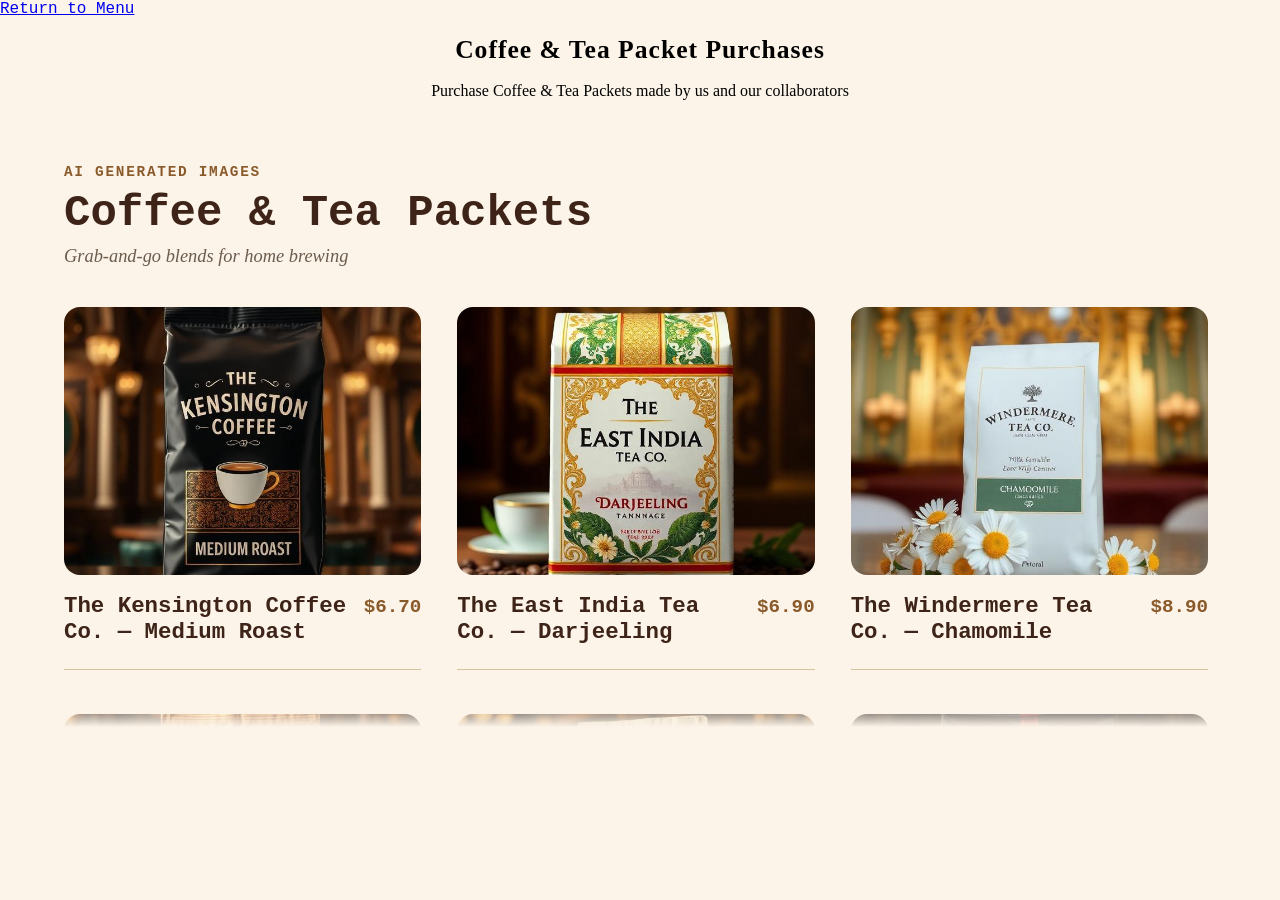
<file: coffeeandtea.html>
<!---AUTHOR: ADAM MUHAMMAD BIN YUZAIREE, 
	ADMIN NO: 261483P
	--->


<!--IMAGES CREATED BY AI-->
<!DOCTYPE html>
<html lang="en">
<head>
	<meta charset="utf-8">
	<meta name="viewport" content="width=device-width,initial-scale=1">
	<link rel="stylesheet" href="css files/prices.css">
  <a href="prices.html">Return to Menu</a>
</head>
<body>
    <h1> Coffee & Tea Packet Purchases</h1>
	<p style="text-align:center;">Purchase Coffee & Tea Packets made by us and our collaborators</p>

    
<section class="menu-section" id="coffee-tea-packets">
 
  <div class="menu-section__header">
    <span class="menu-section__eyebrow">AI generated Images</span>
    <h2 class="menu-section__title">Coffee & Tea Packets</h2>
    <p class="menu-section__tagline">Grab-and-go blends for home brewing</p>
  </div>
 
  <div class="menu-scroll">
  <ul class="menu-grid">
 
    <li class="menu-item">
      <div class="menu-item__image">
        <img src="catalogue/The Kensington Coffee Co. — Medium Roast.jpg" alt="The Kensington Coffee Co. — Medium Roast">
      </div>
      <div class="menu-item__info">
        <div class="menu-item__row">
          <h3 class="menu-item__name">The Kensington Coffee Co. — Medium Roast</h3>
          <span class="menu-item__price">$6.70</span>
        </div>
      </div>
    </li>
 
    <li class="menu-item">
      <div class="menu-item__image">
        <img src="catalogue/The East India Tea Co. — Darjeeling.jpg" alt="The East India Tea Co. — Darjeeling">
      </div>
      <div class="menu-item__info">
        <div class="menu-item__row">
          <h3 class="menu-item__name">The East India Tea Co. — Darjeeling</h3>
          <span class="menu-item__price">$6.90</span>
        </div>
      </div>
    </li>
 
    <li class="menu-item">
      <div class="menu-item__image">
        <img src="catalogue/The Windermere Tea Co. — Chamomile.jpg" alt="The Windermere Tea Co. — Chamomile">
      </div>
      <div class="menu-item__info">
        <div class="menu-item__row">
          <h3 class="menu-item__name">The Windermere Tea Co. — Chamomile</h3>
          <span class="menu-item__price">$8.90</span>
        </div>
      </div>
    </li>
 
    <li class="menu-item">
      <div class="menu-item__image">
        <img src="catalogue/Harrington House — Chai Spice.jpg" alt="Harrington House — Chai Spice">
      </div>
      <div class="menu-item__info">
        <div class="menu-item__row">
          <h3 class="menu-item__name">Harrington House — Chai Spice</h3>
          <span class="menu-item__price">$6.85</span>
        </div>
      </div>
    </li>
 
    <li class="menu-item">
      <div class="menu-item__image">
        <img src="catalogue/Ashford & Wren — Assam.jpg" alt="Ashford & Wren — Assam">
      </div>
      <div class="menu-item__info">
        <div class="menu-item__row">
          <h3 class="menu-item__name">Ashford & Wren — Assam</h3>
          <span class="menu-item__price">$5.45</span>
        </div>
      </div>
    </li>
 
    <li class="menu-item">
      <div class="menu-item__image">
        <img src="catalogue/Whitfield & Sons — Dark Roast.jpg" alt="Whitfield & Sons — Dark Roast">
      </div>
      <div class="menu-item__info">
        <div class="menu-item__row">
          <h3 class="menu-item__name">Whitfield & Sons — Dark Roast</h3>
          <span class="menu-item__price">$8.78</span>
        </div>
      </div>
    </li>
 
    <li class="menu-item">
      <div class="menu-item__image">
        <img src="catalogue/The Continental Roasting Co. — Vanilla Latte Blend.jpg" alt="The Continental Roasting Co. — Vanilla Latte Blend">
      </div>
      <div class="menu-item__info">
        <div class="menu-item__row">
          <h3 class="menu-item__name">The Continental Roasting Co. — Vanilla Latte Blend</h3>
          <span class="menu-item__price">$10.30</span>
        </div>
      </div>
    </li>
 
    <li class="menu-item">
      <div class="menu-item__image">
         <img src="catalogue/Adam & Co Royal Coffee — Caramel Latte.jpg" alt="Adam & Co Royal Coffee — Caramel Latte">
      </div>
      <div class="menu-item__info">
        <div class="menu-item__row">
          <h3 class="menu-item__name">Adam & Co Royal Coffee — Caramel Latte</h3>
          <span class="menu-item__price">$6.50</span>
        </div>
      </div>
    </li>
 
    <li class="menu-item">
      <div class="menu-item__image">
        <img src="catalogue/Beaumont & Crane — Mocha Java.jpg" alt="Beaumont & Crane — Mocha Java">
      </div>
      <div class="menu-item__info">
        <div class="menu-item__row">
          <h3 class="menu-item__name">Beaumont & Crane — Mocha Java</h3>
          <span class="menu-item__price">$8.50</span>
        </div>
      </div>
    </li>
 
    <li class="menu-item">
      <div class="menu-item__image">
        <img src="catalogue/Sterling & Hart — French Roast.jpg" alt="Sterling & Hart — French Roast">
      </div>
      <div class="menu-item__info">
        <div class="menu-item__row">
          <h3 class="menu-item__name">Sterling & Hart — French Roast</h3>
          <span class="menu-item__price">$7.56</span>
        </div>
      </div>
    </li>
 
    <li class="menu-item">
      <div class="menu-item__image">
        <img src="catalogue/The Ceylon Trading House — Orange Pekoe.jpg" alt="The Ceylon Trading House — Orange Pekoe">
      </div>
      <div class="menu-item__info">
        <div class="menu-item__row">
          <h3 class="menu-item__name">The Ceylon Trading House — Orange Pekoe</h3>
          <span class="menu-item__price">$6.90</span>
        </div>
      </div>
    </li>
 
  </ul>
  </div>
 
</section>
</body>
</file>
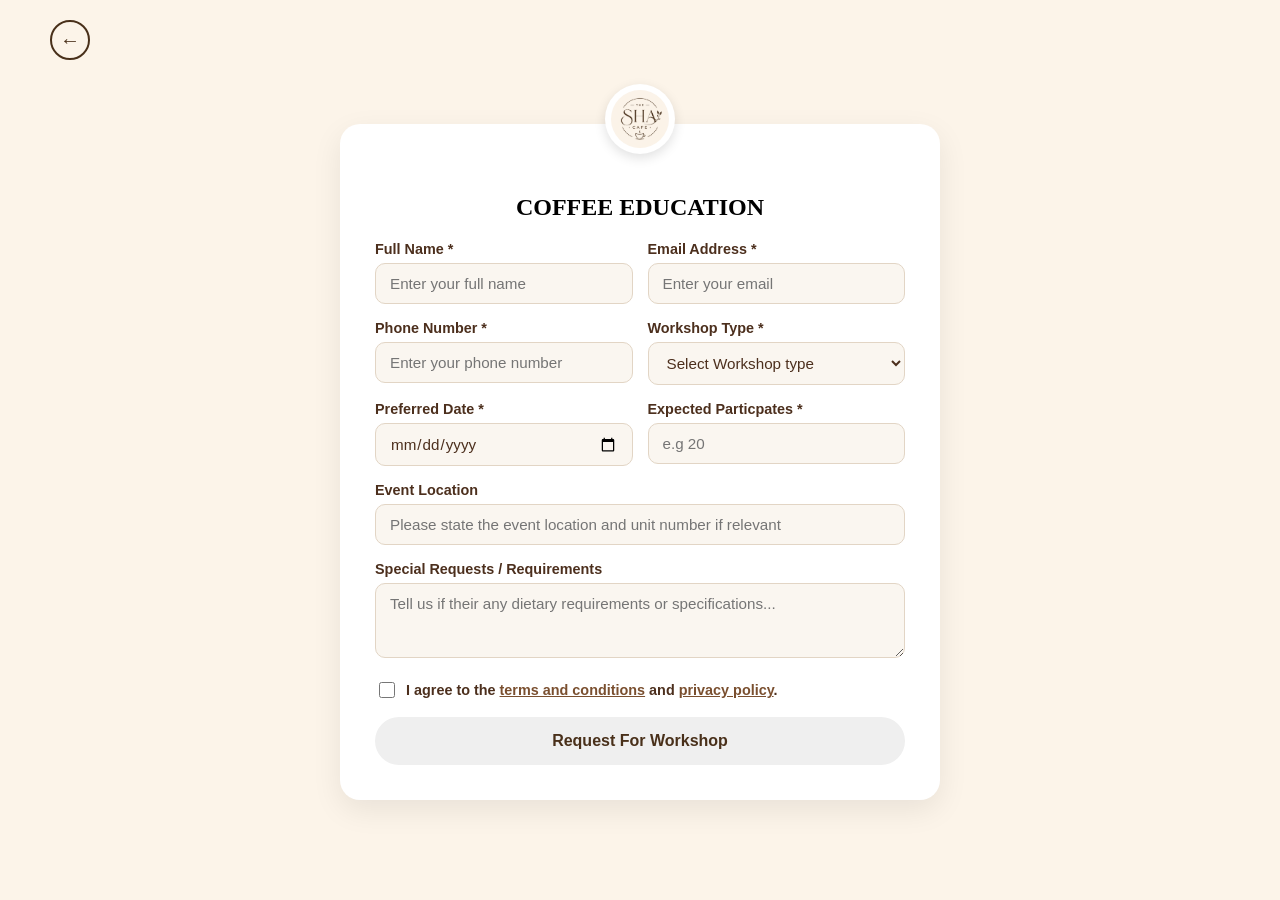
<file: coffeeedu.html>
<!--MELVYN JIT SINGH, 261156K-->

<!DOCTYPE html>
<html lang="en">
<head>
    <meta charset="UTF-8">
    <meta name="viewport" content="width=device-width, initial-scale=1.0">
    <link rel="stylesheet" href="css files/services.css">
    <title>Services - The Sha Cafe</title>
</head>
<body>
        <a href="services.html" class="back-homeBtn">←</a>
    <div class="serviceform-card"> 
        <div class="serviceform-card-icon">
            <img src="images/sha-cafe-logo.png" alt="Location Booking" >
        </div>
        <h2>COFFEE EDUCATION</h2>
        <p></p>
        <!--Form -->
    <form class="service-form" action="thankyou.html">
        <div class="serviceform-row">
            <div class="serviceform-group">
                <label for="fullName">Full Name <span>*</span></label>
                <input type="text" id="fullName" placeholder="Enter your full name" required>
            </div>

            <div class="serviceform-group">
                <label for="email">Email Address <span>*</span></label>
                <input type="email" id="email" placeholder="Enter your email" required>
            </div>
        </div>

        <div class="serviceform-row">
            <div class="serviceform-group">
                <label for="phone">Phone Number <span>*</span></label>
                <input type="tel" id="phone" placeholder="Enter your phone number" required>
            </div>

            <div class="serviceform-group">
                <label for="sub-type">Workshop Type <span>*</span></label>
                <select id="sub-type" required>
                    <option value="catering-type" disabled selected>Select Workshop type
                    <option value="Coffee">Home Brewing & Pour Over Classes</option>
                    <option value="Tea">Latte Art</option>
                    <option value="Tea-Coffee">Professional Barista & SCA Certification</option>
                    <option value="Surprise">Specialty Cupping & Tasting</option>
                </select>
            </div>
        </div>

        <div class="serviceform-row">
            <div class="serviceform-group">
                <label for="startDate">Preferred Date <span>*</span></label>
                <input type="date" id="startDate" required>
            </div>

            <div class="serviceform-group">
                <label for="Packs">Expected Particpates <span>*</span></label>
                <input type="number" id="guestCount" min="1"  placeholder="e.g 20" required>
            </div>
        </div>

        <div class="serviceform-group">
            <label for="event-location">Event Location</label>
            <input type="text" id="event-location" rows="3" placeholder="Please state the event location and unit number if relevant" required>
        </div>

        <div class="serviceform-group">
            <label for="requests">Special Requests / Requirements</label>
            <textarea id="requests" rows="3" placeholder="Tell us if their any dietary requirements or specifications..."></textarea>
        </div>

        <div class="serviceform-group checkbox-group">
            <label class="checkbox-label">
                <input type="checkbox" required>
                <span>I agree to the <a href="#">terms and conditions</a> and <a href="#">privacy policy</a>.</span>
            </label>
        </div>

        <!-- Submit Button -->
        <button type="submit" class="form-submitBtn">
            Request For Workshop
        </button>
    </form>
    </div>
</file>
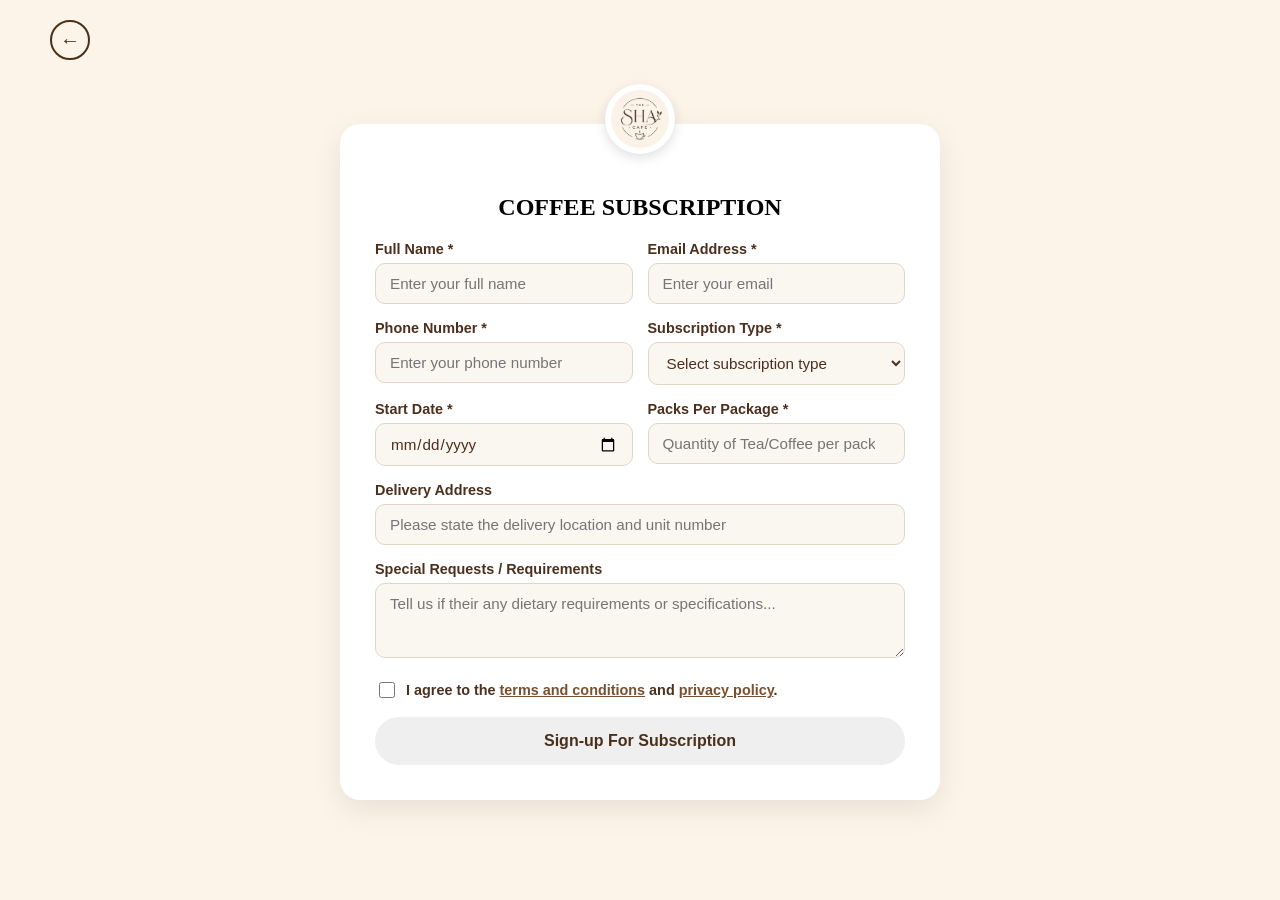
<file: coffeesub.html>
<!--MELVYN JIT SINGH, 261156K-->


<!DOCTYPE html>
<html lang="en">
<head>
    <meta charset="UTF-8">
    <meta name="viewport" content="width=device-width, initial-scale=1.0">
    <link rel="stylesheet" href="css files/services.css">
    <title>Services - The Sha Cafe</title>
</head>
<body>   
    <a href="services.html" class="back-homeBtn">←</a>
    <div class="serviceform-card"> 
        <div class="serviceform-card-icon">
            <img src="images/sha-cafe-logo.png" alt="Location Booking" >
        </div>
        <h2>COFFEE SUBSCRIPTION</h2>
        <p></p>
        <!--Form -->
    <form class="service-form" action="thankyou.html">
        <div class="serviceform-row">
            <div class="serviceform-group">
                <label for="fullName">Full Name <span>*</span></label>
                <input type="text" id="fullName" placeholder="Enter your full name" required>
            </div>

            <div class="serviceform-group">
                <label for="email">Email Address <span>*</span></label>
                <input type="email" id="email" placeholder="Enter your email" required>
            </div>
        </div>

        <div class="serviceform-row">
            <div class="serviceform-group">
                <label for="phone">Phone Number <span>*</span></label>
                <input type="tel" id="phone" placeholder="Enter your phone number" required>
            </div>

            <div class="serviceform-group">
                <label for="sub-type">Subscription Type <span>*</span></label>
                <select id="sub-type" required>
                    <option value="sub-type" disabled selected>Select subscription type
                    <option value="Coffee">Monthly Coffee Subscription</option>
                    <option value="Tea">Monthly Tea Subscription</option>
                    <option value="Tea-Coffee">Monthly Tea & Coffee</option>
                    <option value="Surprise">Monthly Surprises!</option>
                </select>
            </div>
        </div>

        <div class="serviceform-row">
            <div class="serviceform-group">
                <label for="startDate">Start Date <span>*</span></label>
                <input type="date" id="startDate" required>
            </div>

            <div class="serviceform-group">
                <label for="Packs">Packs Per Package <span>*</span></label>
                <input type="number" id="guestCount" min="1" max="5" placeholder="Quantity of Tea/Coffee per package" required>
            </div>
        </div>

        <div class="serviceform-group">
            <label for="event-location">Delivery Address</label>
            <input type="text" id="event-location" rows="3" placeholder="Please state the delivery location and unit number" required>
        </div>

        <div class="serviceform-group">
            <label for="requests">Special Requests / Requirements</label>
            <textarea id="requests" rows="3" placeholder="Tell us if their any dietary requirements or specifications..."></textarea>
        </div>

        <div class="serviceform-group checkbox-group">
            <label class="checkbox-label">
                <input type="checkbox" required>
                <span>I agree to the <a href="#">terms and conditions</a> and <a href="#">privacy policy</a>.</span>
            </label>
        </div>

        <!-- Submit Button -->
        <button type="submit" class="form-submitBtn">
            Sign-up For Subscription
        </button>
    </form>
    </div>
</file>
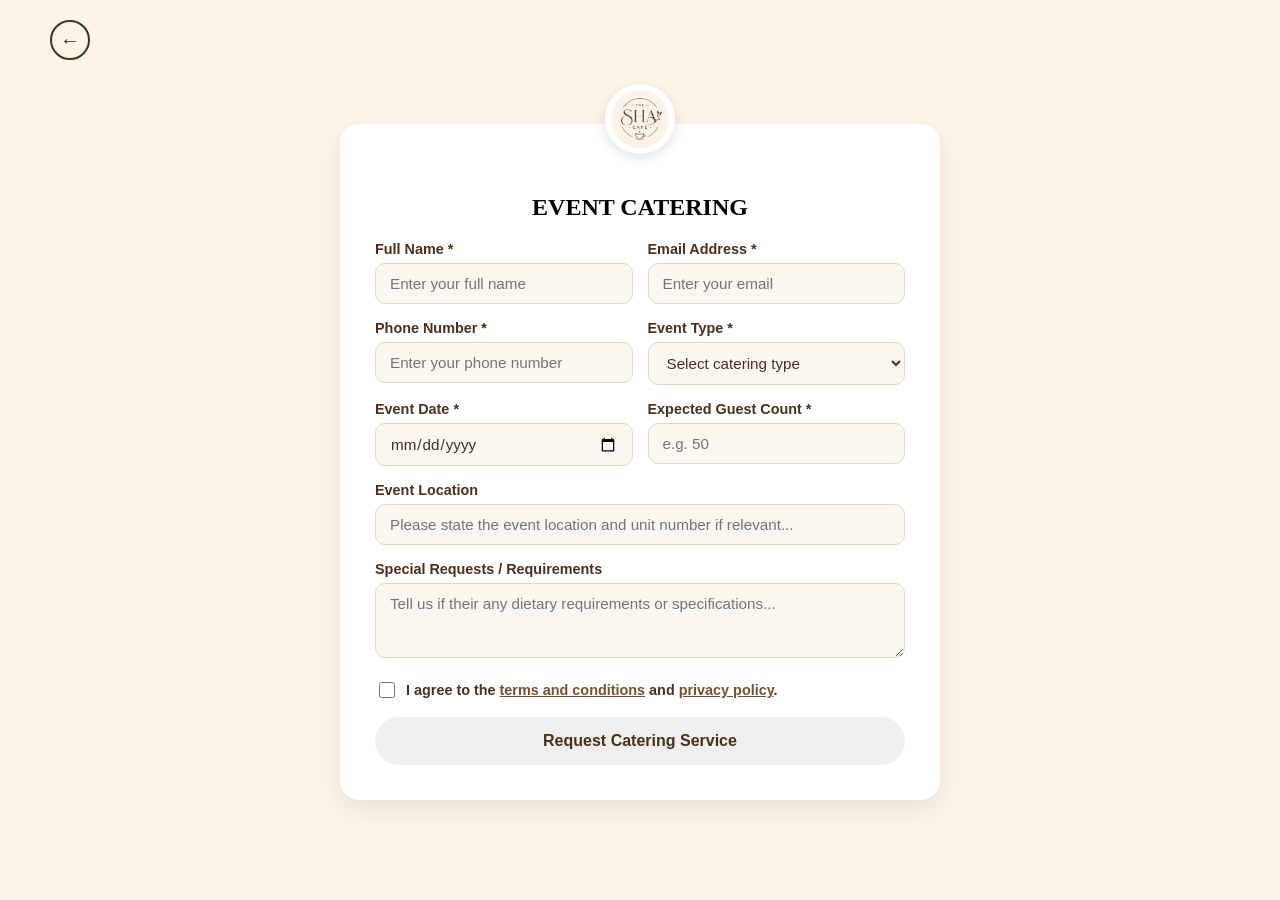
<file: eventcatering.html>
<!--MELVYN JIT SINGH, 261156K-->


<!DOCTYPE html>
<html lang="en">
<head>
    <meta charset="UTF-8">
    <meta name="viewport" content="width=device-width, initial-scale=1.0">
    <link rel="stylesheet" href="css files/services.css">
    <title>Services - The Sha Cafe</title>
</head>
<body>
    <body>
    <a href="services.html" class="back-homeBtn">←</a>
    <div class="serviceform-card"> 
        <div class="serviceform-card-icon">
            <img src="images/sha-cafe-logo.png" alt="Location Booking" >
        </div>
        <h2>EVENT CATERING</h2>
        <p></p>
        <!--Form -->
    <form class="service-form" action="thankyou.html">
        <div class="serviceform-row">
            <div class="serviceform-group">
                <label for="fullName">Full Name <span>*</span></label>
                <input type="text" id="fullName" placeholder="Enter your full name" required>
            </div>

            <div class="serviceform-group">
                <label for="email">Email Address <span>*</span></label>
                <input type="email" id="email" placeholder="Enter your email" required>
            </div>
        </div>

        <div class="serviceform-row">
            <div class="serviceform-group">
                <label for="phone">Phone Number <span>*</span></label>
                <input type="tel" id="phone" placeholder="Enter your phone number" required>
            </div>

            <div class="serviceform-group">
                <label for="catering-type">Event Type <span>*</span></label>
                <select id="catering-type" required>
                    <option value="catering-type" disabled selected>Select catering type</option>
                    <option value="buffet">Buffet Catering</option>
                    <option value="Bento-Packed">Bento & Packed Meals</option>
                    <option value="Seated">Plated / Sit-Down Service</option>
                    <option value="High-Tea">High Tea Catering</option>
                    <option value="Mobile">Mobile & BBQ Catering</option>
                </select>
            </div>
        </div>

        <div class="serviceform-row">
            <div class="serviceform-group">
                <label for="eventDate">Event Date <span>*</span></label>
                <input type="date" id="eventDate" required>
            </div>

            <div class="serviceform-group">
                <label for="guestCount">Expected Guest Count <span>*</span></label>
                <input type="number" id="guestCount" min="1" placeholder="e.g. 50" required>
            </div>
        </div>

        <div class="serviceform-group">
            <label for="event-location">Event Location</label>
            <input type="text" id="event-location" rows="3" placeholder="Please state the event location and unit number if relevant..." required>
        </div>

        <div class="serviceform-group">
            <label for="requests">Special Requests / Requirements</label>
            <textarea id="requests" rows="3" placeholder="Tell us if their any dietary requirements or specifications..."></textarea>
        </div>

        <div class="serviceform-group checkbox-group">
            <label class="checkbox-label">
                <input type="checkbox" required>
                <span>I agree to the <a href="#">terms and conditions</a> and <a href="#">privacy policy</a>.</span>
            </label>
        </div>

        <!-- Submit Button -->
        <button type="submit" class="form-submitBtn">
            Request Catering Service
        </button>
    </form>
    </div>
</file>
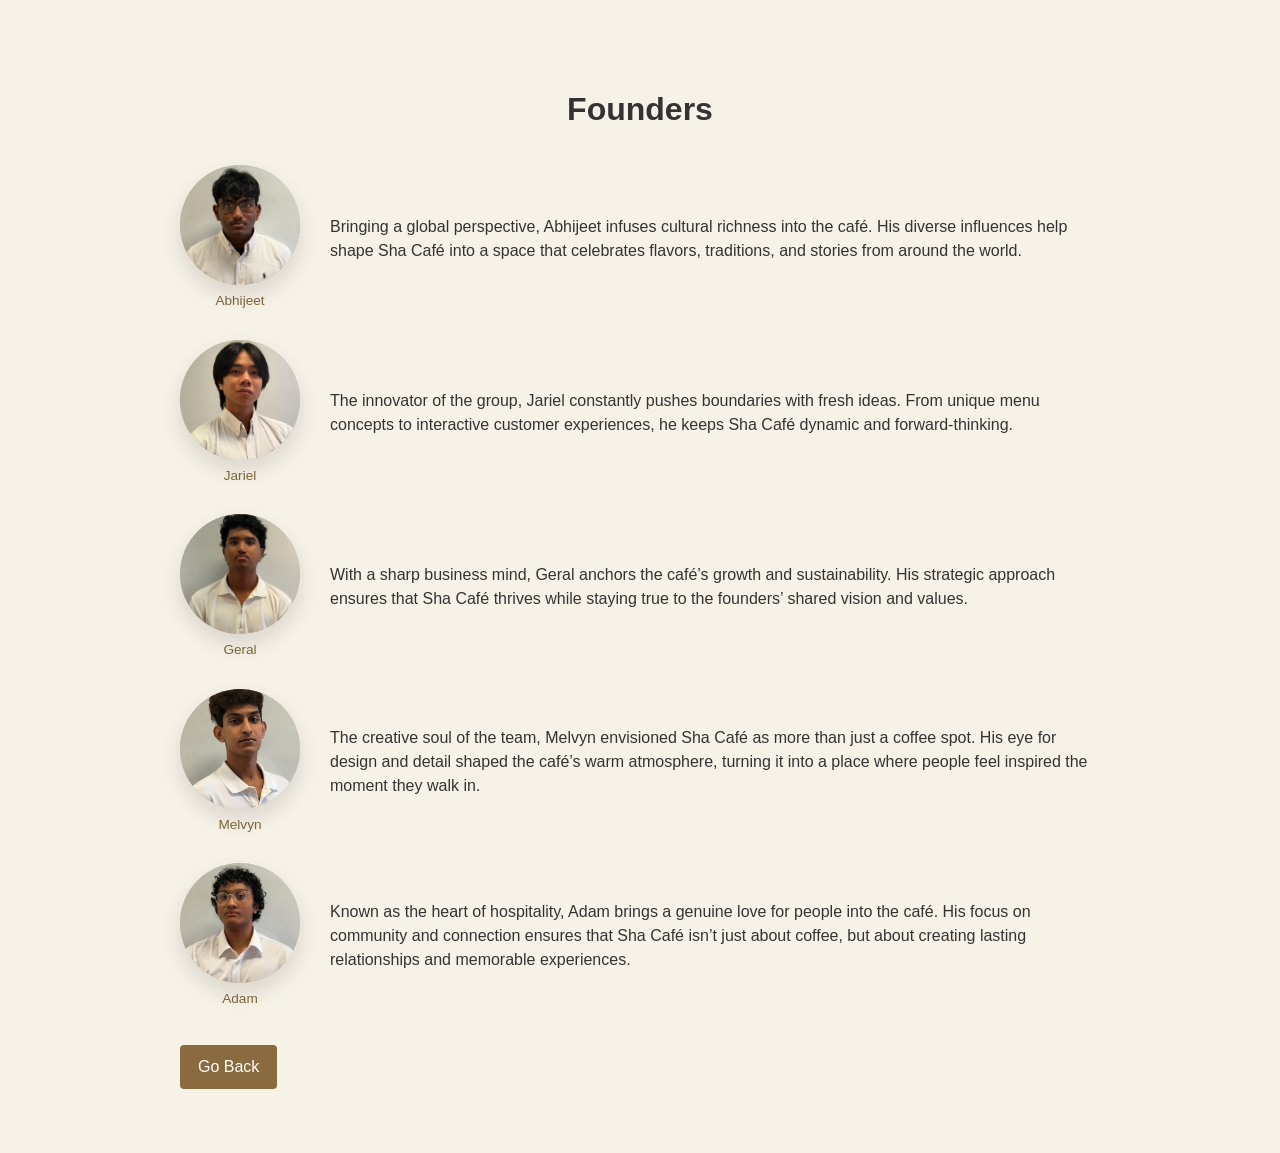
<file: founders.html>
<!-- Geral Rohan Dharmaraj 261120H -->
<!DOCTYPE html>
<html lang="en">
<!-- Header -->
  <head>
    <meta charset="UTF-8" />
    <meta name="viewport" content="width=device-width, initial-scale=1.0" />
    <title>Founders</title>
    <link rel="stylesheet" href="css files/aboutus.css" />
  </head>

  <body>
    <main class="founders_page">
      <h1>Founders</h1>
      
<!-- Abhijeet -->
      <section class="founder_item">
        <div class="photo_block">
          <div class="circle_photo">
            <img src="images/Abhijeet founder photo.png" alt="Abhijeet" />
          </div>
          <p class="image_credit">Abhijeet</p>
        </div>
        <div class="founder_description">
          <p>
            Bringing a global perspective, Abhijeet infuses cultural richness into the café. 
            His diverse influences help shape Sha Café into a space that celebrates flavors, traditions, and stories from around the world.
          </p>
        </div>
      </section>
<!-- Jariel-->
      <section class="founder_item">
        <div class="photo_block">
          <div class="circle_photo">
            <img src="images/Jariel founder photo.png" alt="Jariel" />
          </div>
          <p class="image_credit">Jariel</p>
        </div>
        <div class="founder_description">
          <p>
             The innovator of the group, Jariel constantly pushes boundaries with fresh ideas. 
             From unique menu concepts to interactive customer experiences, he keeps Sha Café dynamic and forward-thinking.
          </p>
        </div>
      </section>
<!-- Geral-->
      <section class="founder_item">
        <div class="photo_block">
          <div class="circle_photo">
            <img src="images/Geral founder photo.png" alt="Geral" />
          </div>
          <p class="image_credit">Geral</p>
        </div>
        <div class="founder_description">
          <p>
            With a sharp business mind, Geral anchors the café’s growth and sustainability. 
            His strategic approach ensures that Sha Café thrives while staying true to the founders’ shared vision and values.
          </p>
        </div>
      </section>
<!-- Melvyn-->
      <section class="founder_item">
        <div class="photo_block">
          <div class="circle_photo">
            <img src="images/Melvyn founder photo.png" alt="Melvyn" />
          </div>
          <p class="image_credit">Melvyn</p>
        </div>
        <div class="founder_description">
          <p>
            The creative soul of the team, Melvyn envisioned Sha Café as more than just a coffee spot. 
            His eye for design and detail shaped the café’s warm atmosphere, turning it into a place where people feel inspired the moment they walk in.
          </p>
        </div>
      </section>
<!-- Adam -->
      <section class="founder_item">
        <div class="photo_block">
          <div class="circle_photo">
            <img src="images/Adam founder photo.png" alt="Adam" />
          </div>
          <p class="image_credit">Adam</p>
        </div>
        <div class="founder_description">
          <p>
            Known as the heart of hospitality, Adam brings a genuine love for people into the café. 
            His focus on community and connection ensures that Sha Café isn’t just about coffee, but about creating lasting relationships and memorable experiences.
          </p>
        </div>
      </section>
<!-- Go Back button -->
      <a class="button" href="aboutus.html">Go Back</a>

    </main>
  </body>
</html>
</file>
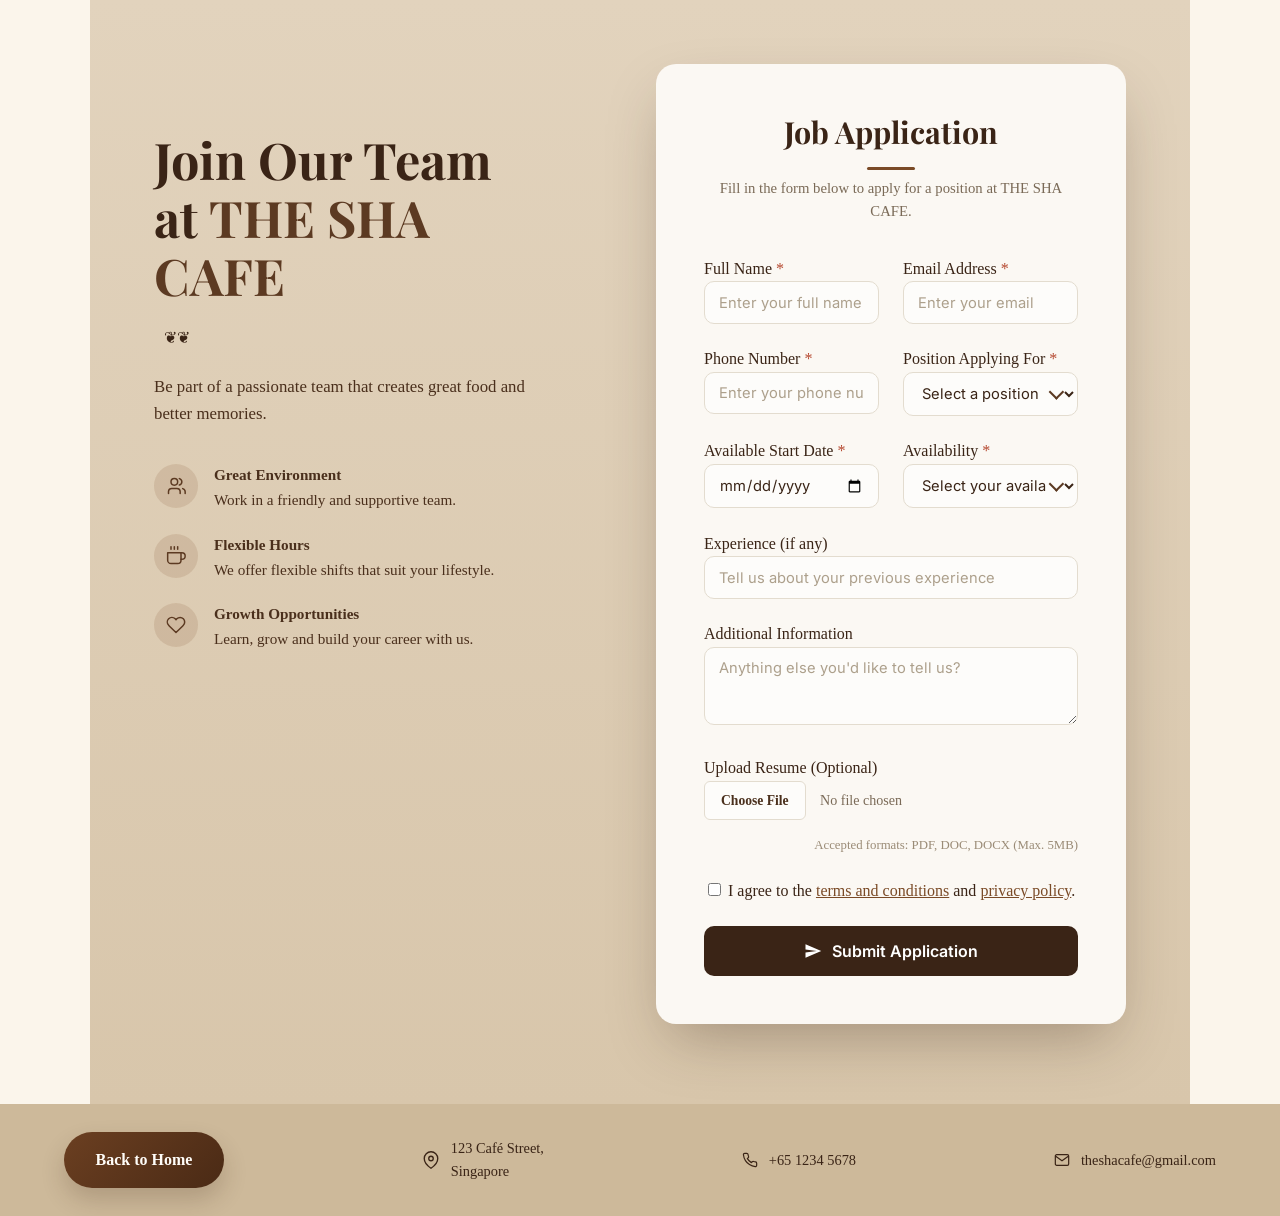
<file: Joinourforce.html>
<!--AUTHOR: PULAVARTHI ABHIJEET VARDHAN-->
<!--ADMIN NO: 261509L-->
<!-- ALL IMAGES AND SVGS WERE DONE BY AI-->
<!DOCTYPE html>
<html lang="en">
<head>
<meta charset="UTF-8">
<meta name="viewport" content="width=device-width, initial-scale=1.0">
<title>Job Application — THE SHA CAFE</title>
<link rel="preconnect" href="https://fonts.googleapis.com">
<link rel="preconnect" href="https://fonts.gstatic.com" crossorigin>
<link href="https://fonts.googleapis.com/css2?family=Playfair+Display:wght@600;700&family=Inter:wght@400;500;600;700&display=swap" rel="stylesheet">
<link rel="stylesheet" href="css files/index.css">
</head>
<body>
<header class="hero">
  <div class="herocontent">
    <h1 class="herotitle">Join Our Team<br>at <span class="herotitle-accent">THE SHA CAFE</span></h1>
<!-- the line under CAFE-->
    <div class="herodivider" aria-hidden="true">
      <span class="herodivider-line"></span>
      <span class="herodivider-leaf">&#10086;&#10086;</span>
      <span class="herodivider-line"></span>
    </div>

    <p class="herostyling">Be part of a passionate team that creates great food and better memories.</p>

    <ul class="herobenefitstyling">
      <li class="hernobenefit">
        <span class="hernobenefiticon" aria-hidden="true">
          <svg viewBox="0 0 24 24" width="20" height="20" fill="none" stroke="currentColor" stroke-width="1.8" stroke-linecap="round" stroke-linejoin="round"><path d="M17 21v-2a4 4 0 0 0-4-4H7a4 4 0 0 0-4 4v2"/><circle cx="10" cy="7" r="4"/><path d="M23 21v-2a4 4 0 0 0-3-3.87"/><path d="M16 3.13a4 4 0 0 1 0 7.75"/></svg>
        </span>
        <span class="herobenefittext">
          <strong>Great Environment</strong>
          Work in a friendly and supportive team.
        </span>
      </li>
      <li class="hernobenefit">
        <span class="hernobenefiticon" aria-hidden="true">
          <svg viewBox="0 0 24 24" width="20" height="20" fill="none" stroke="currentColor" stroke-width="1.8" stroke-linecap="round" stroke-linejoin="round"><path d="M18 8h1a4 4 0 0 1 0 8h-1"/><path d="M2 8h16v9a4 4 0 0 1-4 4H6a4 4 0 0 1-4-4V8z"/><line x1="6" y1="1" x2="6" y2="4"/><line x1="10" y1="1" x2="10" y2="4"/><line x1="14" y1="1" x2="14" y2="4"/></svg>
        </span>
        <span class="herobenefittext">
          <strong>Flexible Hours</strong>
          We offer flexible shifts that suit your lifestyle.
        </span>
      </li>
      <li class="hernobenefit">
        <span class="hernobenefiticon" aria-hidden="true">
          <svg viewBox="0 0 24 24" width="20" height="20" fill="none" stroke="currentColor" stroke-width="1.8" stroke-linecap="round" stroke-linejoin="round"><path d="M20.8 4.6a5.5 5.5 0 0 0-7.8 0L12 5.6l-1-1a5.5 5.5 0 0 0-7.8 7.8l1 1L12 21l7.8-7.6 1-1a5.5 5.5 0 0 0 0-7.8z"/></svg>
        </span>
        <span class="herobenefittext">
          <strong>Growth Opportunities</strong>
          Learn, grow and build your career with us.
        </span>
      </li>
    </ul>
  </div>

  

  <div class="form-panel">
    <main id="application-form" class="formcard">
      <h2 class="formcardTitle">Job Application</h2>
      <p class="formcardSubtitle">Fill in the form below to apply for a position at THE SHA CAFE.</p>

       <form id="contactForm" action="thankyou.html" method="get">
        <div class="fromgrid">

          <div class="field">
            <label for="full-name">Full Name <span class="required" aria-hidden="true">*</span></label>
            <input type="text" id="full-name" name="full-name" placeholder="Enter your full name" autocomplete="name" required aria-required="true">
          </div>

          <div class="field">
            <label for="email">Email Address <span class="required" aria-hidden="true">*</span></label>
            <input type="email" id="email" name="email" placeholder="Enter your email" autocomplete="email" required aria-required="true">
          </div>

          <div class="field">
            <label for="phone">Phone Number <span class="required" aria-hidden="true">*</span></label>
            <input type="tel" id="phone" name="phone" placeholder="Enter your phone number" autocomplete="tel" required aria-required="true">
          </div>

          <div class="field">
            <label for="position">Position Applying For <span class="required" aria-hidden="true">*</span></label>
            <div class="selectwrap">
              <select id="position" name="position" required aria-required="true" defaultValue="">
                <option value="" disabled selected>Select a position</option>
                <option value="barista">Barista</option>
                <option value="cook">Cook</option>
                <option value="server">Server / Waitstaff</option>
                <option value="cashier">Cashier</option>
                <option value="manager">Shift Manager</option>
                <option value="other">Cleaner</option>
              </select>
            </div>
          </div>

          <div class="field">
            <label for="start-date">Available Start Date <span class="required" aria-hidden="true">*</span></label>
            <input type="date" id="start-date" name="start-date" placeholder="dd/mm/yyyy" required aria-required="true">
          </div>

          <div class="field">
            <label for="availability">Availability <span class="required" aria-hidden="true">*</span></label>
            <div class="selectwrap">
              <select id="availability" name="availability" required aria-required="true" defaultValue="">
                <option value="" disabled selected>Select your availability</option>
                <option value="full-time">Full-time</option>
                <option value="part-time">Part-time</option>
                <option value="weekends">Weekends only</option>
                <option value="flexible">Flexible / On-call</option>
              </select>
            </div>
          </div>

          <div class="field fieldfull">
            <label for="experience">Experience (if any)</label>
            <input type="text" id="experience" name="experience" placeholder="Tell us about your previous experience">
          </div>

          <div class="field fieldfull">
            <label for="additional-info">Additional Information</label>
            <textarea id="additional-info" name="additional-info" rows="3" placeholder="Anything else you'd like to tell us?"></textarea>
          </div>

          <div class="field fieldfull">
            <label for="resume">Upload Resume (Optional)</label>
            <div class="filerow">
              <label class="filebutton" for="resume">
                Choose File
                <input type="file" id="resume" name="resume" accept=".pdf,.doc,.docx" class="fileinput">
              </label>
              <span class="filestatus" id="filestatus">No file chosen</span>
              <span class="filehint" id="resume-hint">Accepted formats: PDF, DOC, DOCX (Max. 5MB)</span>
            </div>
          </div>

          <div class="field fieldfull fieldconsent">
            <input type="checkbox" id="consent" name="consent" required aria-required="true" aria-describedby="consent-label">
            <label for="consent" id="consent-label">
              I agree to the <a href="#terms">terms and conditions</a> and <a href="#privacy">privacy policy</a>.
            </label>
          </div>

          <div class="field fieldfull">
            <button type="submit" class="submit-btn">
              <svg viewBox="0 0 24 24" width="18" height="18" fill="currentColor" aria-hidden="true"><path d="M2.01 21L23 12 2.01 3 2 10l15 2-15 2z"/></svg>
              Submit Application
            </button>
          </div>

        </div>
      </form>
    </main>
  </div>
</header>

<footer class="sitefooter">
  <a href="index.html" class="footerhome-btn">Back to Home</a>
  
  <div class="footeritem">
    <span class="footer-icon" aria-hidden="true">
      <svg viewBox="0 0 24 24" width="18" height="18" fill="none" stroke="currentColor" stroke-width="1.8"><path d="M21 10c0 7-9 13-9 13s-9-6-9-13a9 9 0 0 1 18 0z"/><circle cx="12" cy="10" r="3"/></svg>
    </span>
    <span>123 Café Street,<br>Singapore</span>
  </div>

  <div class="footeritem">
    <span class="footer-icon" aria-hidden="true">
      <svg viewBox="0 0 24 24" width="16" height="16" fill="none" stroke="currentColor" stroke-width="1.8"><path d="M22 16.92v3a2 2 0 0 1-2.18 2 19.79 19.79 0 0 1-8.63-3.07 19.5 19.5 0 0 1-6-6 19.79 19.79 0 0 1-3.07-8.67A2 2 0 0 1 4.11 2h3a2 2 0 0 1 2 1.72c.127.96.361 1.903.7 2.81a2 2 0 0 1-.45 2.11L8.09 9.91a16 16 0 0 0 6 6l1.27-1.27a2 2 0 0 1 2.11-.45c.907.339 1.85.573 2.81.7A2 2 0 0 1 22 16.92z"/></svg>
    </span>
    <a href="tel:+6512345678">+65 1234 5678</a>
  </div>

  <div class="footeritem">
    <span class="footer-icon" aria-hidden="true">
      <svg viewBox="0 0 24 24" width="16" height="16" fill="none" stroke="currentColor" stroke-width="1.8"><rect x="2" y="4" width="20" height="16" rx="2"/><path d="m22 6-10 7L2 6"/></svg>
    </span>
    <a href="mailto:hello@theshacafe.sg">theshacafe@gmail.com</a>
  </div>

 
</footer>

</body>
</html>
</file>
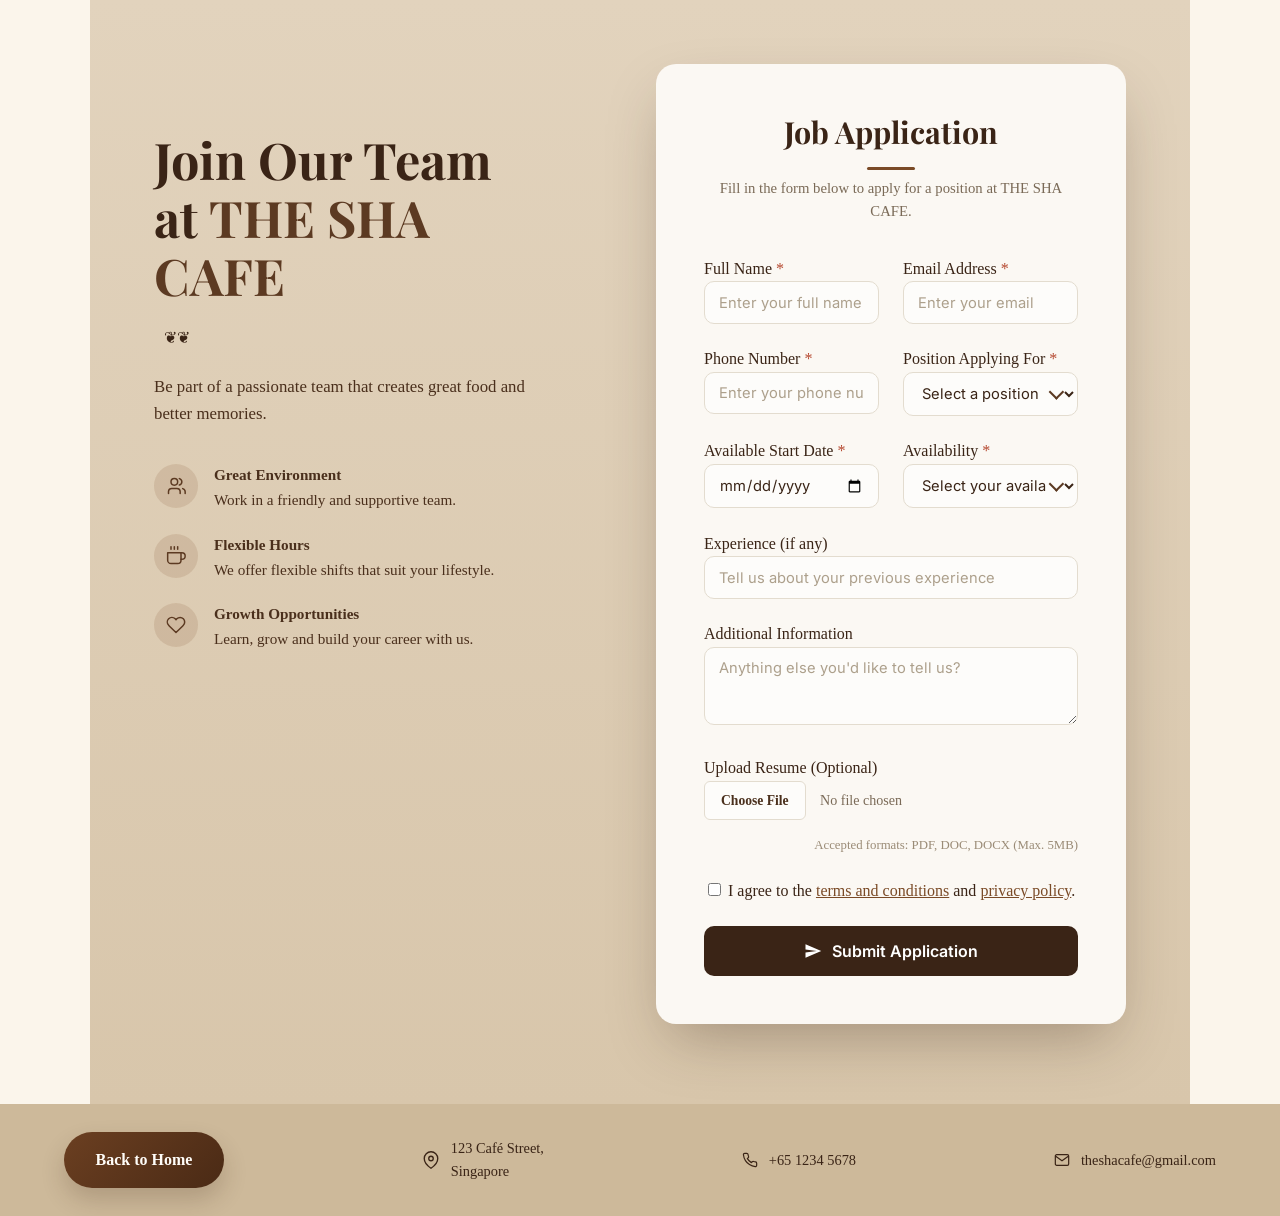
<file: joinourforce.html>
<!--AUTHOR: PULAVARTHI ABHIJEET VARDHAN-->
<!--ADMIN NO: 261509L-->
<!-- ALL IMAGES AND SVGS WERE DONE BY AI-->
<!DOCTYPE html>
<html lang="en">
<head>
<meta charset="UTF-8">
<meta name="viewport" content="width=device-width, initial-scale=1.0">
<title>Job Application — THE SHA CAFE</title>
<link rel="preconnect" href="https://fonts.googleapis.com">
<link rel="preconnect" href="https://fonts.gstatic.com" crossorigin>
<link href="https://fonts.googleapis.com/css2?family=Playfair+Display:wght@600;700&family=Inter:wght@400;500;600;700&display=swap" rel="stylesheet">
<link rel="stylesheet" href="css files/index.css">
</head>
<body>
<header class="hero">
  <div class="herocontent">
    <h1 class="herotitle">Join Our Team<br>at <span class="herotitle-accent">THE SHA CAFE</span></h1>
<!-- the line under CAFE-->
    <div class="herodivider" aria-hidden="true">
      <span class="herodivider-line"></span>
      <span class="herodivider-leaf">&#10086;&#10086;</span>
      <span class="herodivider-line"></span>
    </div>

    <p class="herostyling">Be part of a passionate team that creates great food and better memories.</p>

    <ul class="herobenefitstyling">
      <li class="hernobenefit">
        <span class="hernobenefiticon" aria-hidden="true">
          <svg viewBox="0 0 24 24" width="20" height="20" fill="none" stroke="currentColor" stroke-width="1.8" stroke-linecap="round" stroke-linejoin="round"><path d="M17 21v-2a4 4 0 0 0-4-4H7a4 4 0 0 0-4 4v2"/><circle cx="10" cy="7" r="4"/><path d="M23 21v-2a4 4 0 0 0-3-3.87"/><path d="M16 3.13a4 4 0 0 1 0 7.75"/></svg>
        </span>
        <span class="herobenefittext">
          <strong>Great Environment</strong>
          Work in a friendly and supportive team.
        </span>
      </li>
      <li class="hernobenefit">
        <span class="hernobenefiticon" aria-hidden="true">
          <svg viewBox="0 0 24 24" width="20" height="20" fill="none" stroke="currentColor" stroke-width="1.8" stroke-linecap="round" stroke-linejoin="round"><path d="M18 8h1a4 4 0 0 1 0 8h-1"/><path d="M2 8h16v9a4 4 0 0 1-4 4H6a4 4 0 0 1-4-4V8z"/><line x1="6" y1="1" x2="6" y2="4"/><line x1="10" y1="1" x2="10" y2="4"/><line x1="14" y1="1" x2="14" y2="4"/></svg>
        </span>
        <span class="herobenefittext">
          <strong>Flexible Hours</strong>
          We offer flexible shifts that suit your lifestyle.
        </span>
      </li>
      <li class="hernobenefit">
        <span class="hernobenefiticon" aria-hidden="true">
          <svg viewBox="0 0 24 24" width="20" height="20" fill="none" stroke="currentColor" stroke-width="1.8" stroke-linecap="round" stroke-linejoin="round"><path d="M20.8 4.6a5.5 5.5 0 0 0-7.8 0L12 5.6l-1-1a5.5 5.5 0 0 0-7.8 7.8l1 1L12 21l7.8-7.6 1-1a5.5 5.5 0 0 0 0-7.8z"/></svg>
        </span>
        <span class="herobenefittext">
          <strong>Growth Opportunities</strong>
          Learn, grow and build your career with us.
        </span>
      </li>
    </ul>
  </div>

  

  <div class="form-panel">
    <main id="application-form" class="formcard">
      <h2 class="formcardTitle">Job Application</h2>
      <p class="formcardSubtitle">Fill in the form below to apply for a position at THE SHA CAFE.</p>

       <form id="contactForm" action="thankyou.html" method="get">
        <div class="fromgrid">

          <div class="field">
            <label for="full-name">Full Name <span class="required" aria-hidden="true">*</span></label>
            <input type="text" id="full-name" name="full-name" placeholder="Enter your full name" autocomplete="name" required aria-required="true">
          </div>

          <div class="field">
            <label for="email">Email Address <span class="required" aria-hidden="true">*</span></label>
            <input type="email" id="email" name="email" placeholder="Enter your email" autocomplete="email" required aria-required="true">
          </div>

          <div class="field">
            <label for="phone">Phone Number <span class="required" aria-hidden="true">*</span></label>
            <input type="tel" id="phone" name="phone" placeholder="Enter your phone number" autocomplete="tel" required aria-required="true">
          </div>

          <div class="field">
            <label for="position">Position Applying For <span class="required" aria-hidden="true">*</span></label>
            <div class="selectwrap">
              <select id="position" name="position" required aria-required="true" defaultValue="">
                <option value="" disabled selected>Select a position</option>
                <option value="barista">Barista</option>
                <option value="cook">Cook</option>
                <option value="server">Server / Waitstaff</option>
                <option value="cashier">Cashier</option>
                <option value="manager">Shift Manager</option>
                <option value="other">Cleaner</option>
              </select>
            </div>
          </div>

          <div class="field">
            <label for="start-date">Available Start Date <span class="required" aria-hidden="true">*</span></label>
            <input type="date" id="start-date" name="start-date" placeholder="dd/mm/yyyy" required aria-required="true">
          </div>

          <div class="field">
            <label for="availability">Availability <span class="required" aria-hidden="true">*</span></label>
            <div class="selectwrap">
              <select id="availability" name="availability" required aria-required="true" defaultValue="">
                <option value="" disabled selected>Select your availability</option>
                <option value="full-time">Full-time</option>
                <option value="part-time">Part-time</option>
                <option value="weekends">Weekends only</option>
                <option value="flexible">Flexible / On-call</option>
              </select>
            </div>
          </div>

          <div class="field fieldfull">
            <label for="experience">Experience (if any)</label>
            <input type="text" id="experience" name="experience" placeholder="Tell us about your previous experience">
          </div>

          <div class="field fieldfull">
            <label for="additional-info">Additional Information</label>
            <textarea id="additional-info" name="additional-info" rows="3" placeholder="Anything else you'd like to tell us?"></textarea>
          </div>

          <div class="field fieldfull">
            <label for="resume">Upload Resume (Optional)</label>
            <div class="filerow">
              <label class="filebutton" for="resume">
                Choose File
                <input type="file" id="resume" name="resume" accept=".pdf,.doc,.docx" class="fileinput">
              </label>
              <span class="filestatus" id="filestatus">No file chosen</span>
              <span class="filehint" id="resume-hint">Accepted formats: PDF, DOC, DOCX (Max. 5MB)</span>
            </div>
          </div>

          <div class="field fieldfull fieldconsent">
            <input type="checkbox" id="consent" name="consent" required aria-required="true" aria-describedby="consent-label">
            <label for="consent" id="consent-label">
              I agree to the <a href="#terms">terms and conditions</a> and <a href="#privacy">privacy policy</a>.
            </label>
          </div>

          <div class="field fieldfull">
            <button type="submit" class="submit-btn">
              <svg viewBox="0 0 24 24" width="18" height="18" fill="currentColor" aria-hidden="true"><path d="M2.01 21L23 12 2.01 3 2 10l15 2-15 2z"/></svg>
              Submit Application
            </button>
          </div>

        </div>
      </form>
    </main>
  </div>
</header>

<footer class="sitefooter">
  <a href="index.html" class="footerhome-btn">Back to Home</a>
  
  <div class="footeritem">
    <span class="footer-icon" aria-hidden="true">
      <svg viewBox="0 0 24 24" width="18" height="18" fill="none" stroke="currentColor" stroke-width="1.8"><path d="M21 10c0 7-9 13-9 13s-9-6-9-13a9 9 0 0 1 18 0z"/><circle cx="12" cy="10" r="3"/></svg>
    </span>
    <span>123 Café Street,<br>Singapore</span>
  </div>

  <div class="footeritem">
    <span class="footer-icon" aria-hidden="true">
      <svg viewBox="0 0 24 24" width="16" height="16" fill="none" stroke="currentColor" stroke-width="1.8"><path d="M22 16.92v3a2 2 0 0 1-2.18 2 19.79 19.79 0 0 1-8.63-3.07 19.5 19.5 0 0 1-6-6 19.79 19.79 0 0 1-3.07-8.67A2 2 0 0 1 4.11 2h3a2 2 0 0 1 2 1.72c.127.96.361 1.903.7 2.81a2 2 0 0 1-.45 2.11L8.09 9.91a16 16 0 0 0 6 6l1.27-1.27a2 2 0 0 1 2.11-.45c.907.339 1.85.573 2.81.7A2 2 0 0 1 22 16.92z"/></svg>
    </span>
    <a href="tel:+6512345678">+65 1234 5678</a>
  </div>

  <div class="footeritem">
    <span class="footer-icon" aria-hidden="true">
      <svg viewBox="0 0 24 24" width="16" height="16" fill="none" stroke="currentColor" stroke-width="1.8"><rect x="2" y="4" width="20" height="16" rx="2"/><path d="m22 6-10 7L2 6"/></svg>
    </span>
    <a href="mailto:hello@theshacafe.sg">theshacafe@gmail.com</a>
  </div>

 
</footer>

</body>
</html>
</file>
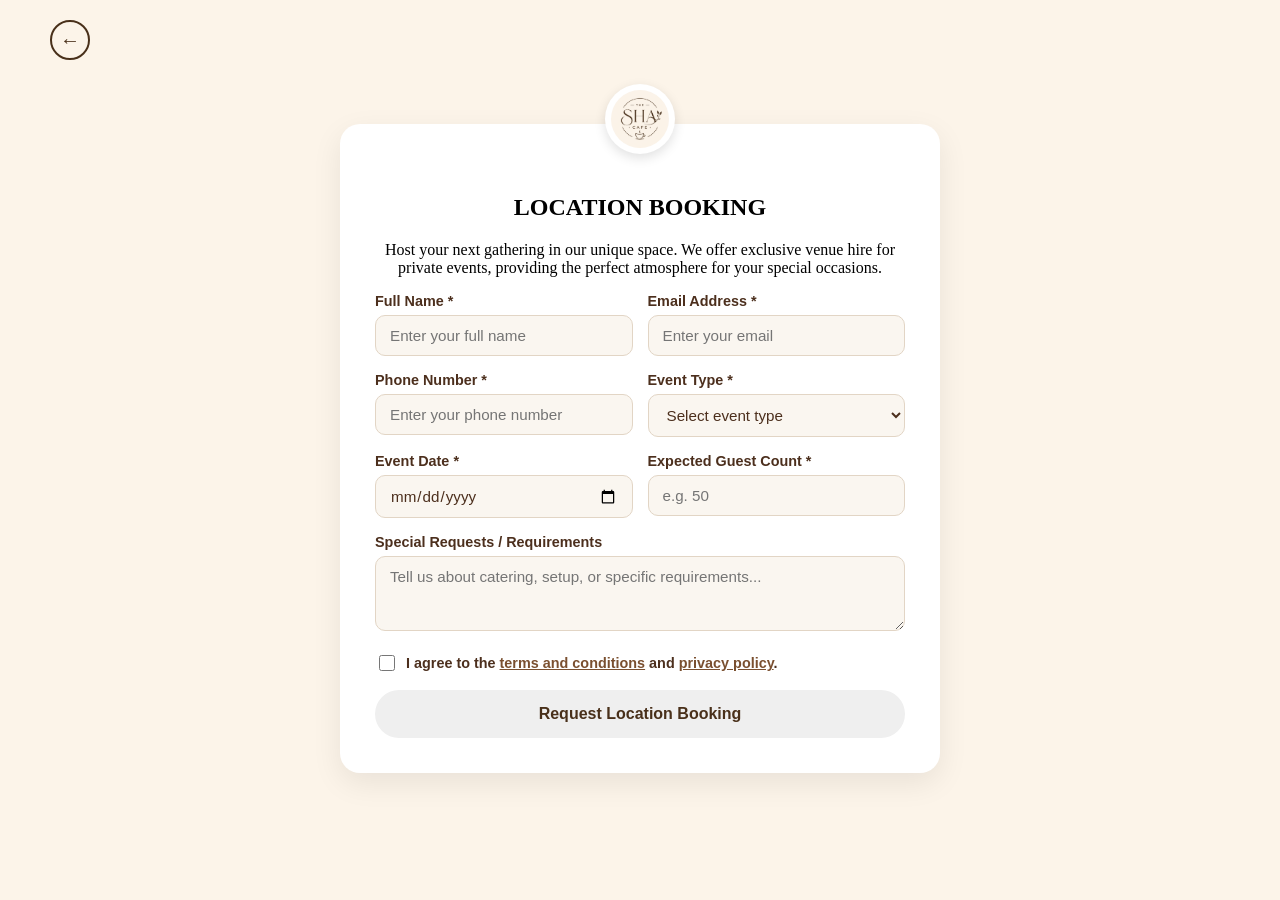
<file: locationbooking.html>
<!--MELVYN JIT SINGH, 261156K-->


<!DOCTYPE html>
<html lang="en">
<head>
    <meta charset="UTF-8">
    <meta name="viewport" content="width=device-width, initial-scale=1.0">
    <link rel="stylesheet" href="css files/services.css">
    <title>Location Booking - The Sha Cafe</title>
</head>
<body>
    <a href="services.html" class="back-homeBtn">←</a>
    <div class="serviceform-card"> 
        <div class="serviceform-card-icon">
            <img src="images/sha-cafe-logo.png" alt="Location Booking" >
        </div>
        <h2>LOCATION BOOKING</h2>
        <p>Host your next gathering in our unique space. We offer exclusive venue hire for private events, providing the perfect atmosphere for your special occasions.</p>
        <!-- Booking Form -->
    <form class="service-form" action="thankyou.html">
        <div class="serviceform-row">
            <div class="serviceform-group">
                <label for="fullName">Full Name <span>*</span></label>
                <input type="text" id="fullName" placeholder="Enter your full name" required>
            </div>

            <div class="serviceform-group">
                <label for="email">Email Address <span>*</span></label>
                <input type="email" id="email" placeholder="Enter your email" required>
            </div>
        </div>

        <div class="serviceform-row">
            <div class="serviceform-group">
                <label for="phone">Phone Number <span>*</span></label>
                <input type="tel" id="phone" placeholder="Enter your phone number" required>
            </div>

            <div class="serviceform-group">
                <label for="eventType">Event Type <span>*</span></label>
                <select id="eventType" required>
                    <option value="" disabled selected>Select event type</option>
                    <option value="birthday">Birthday Party</option>
                    <option value="corporate">Corporate Event</option>
                    <option value="wedding">Private Reception</option>
                    <option value="workshop">Workshop / Seminar</option>
                    <option value="other">Other Celebration</option>
                </select>
            </div>
        </div>

        <div class="serviceform-row">
            <div class="serviceform-group">
                <label for="eventDate">Event Date <span>*</span></label>
                <input type="date" id="eventDate" required>
            </div>

            <div class="serviceform-group">
                <label for="guestCount">Expected Guest Count <span>*</span></label>
                <input type="number" id="guestCount" min="1" placeholder="e.g. 50" required>
            </div>
        </div>

        <div class="serviceform-group">
            <label for="requests">Special Requests / Requirements</label>
            <textarea id="requests" rows="3" placeholder="Tell us about catering, setup, or specific requirements..."></textarea>
        </div>

        <div class="serviceform-group checkbox-group">
            <label class="checkbox-label">
                <input type="checkbox" required>
                <span>I agree to the <a href="#">terms and conditions</a> and <a href="#">privacy policy</a>.</span>
            </label>
        </div>

        <!-- Submit Button -->
        <button type="submit" class="form-submitBtn">
            Request Location Booking
        </button>
    </form>
    </div>
</file>
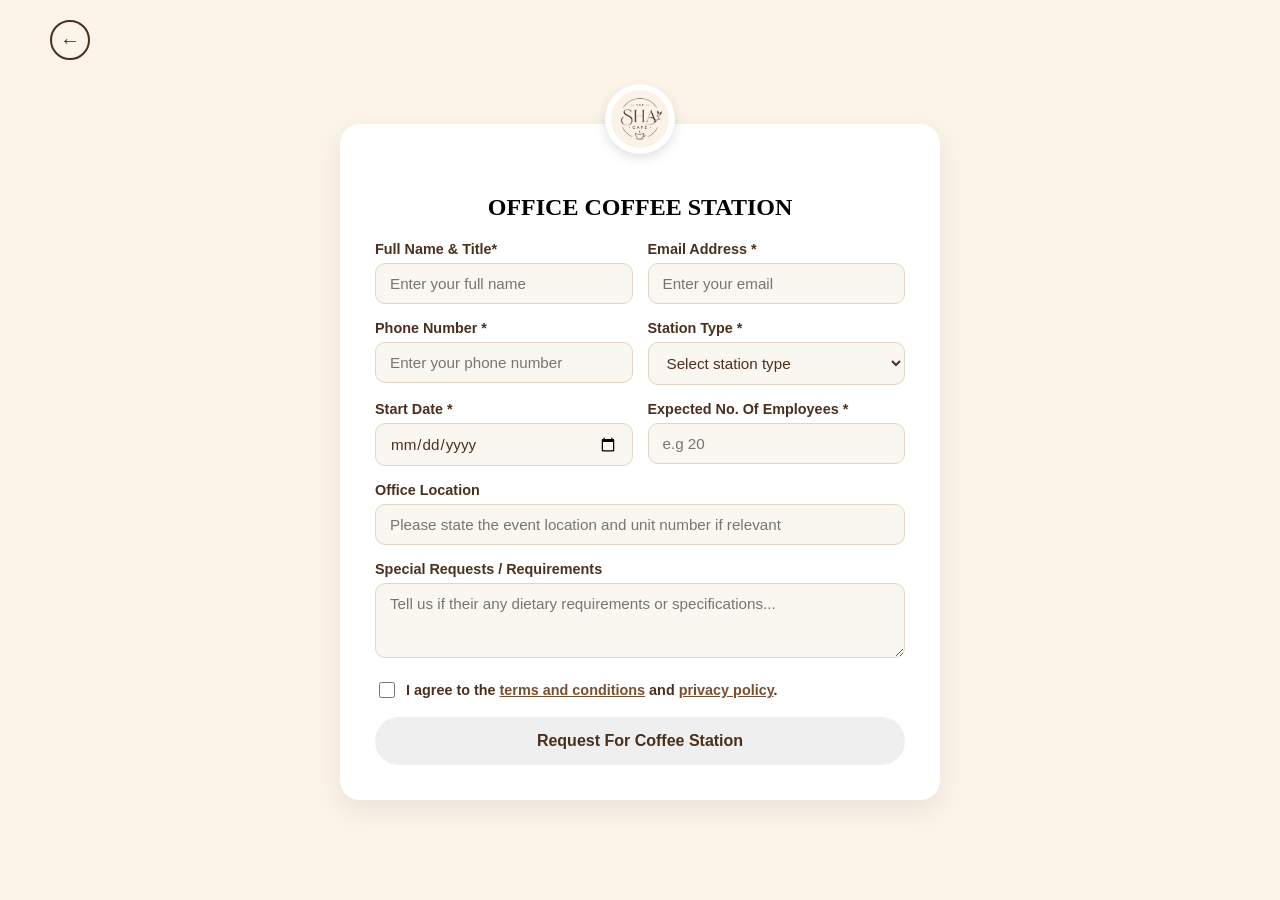
<file: officecoffee.html>
<!--MELVYN JIT SINGH, 261156K-->


<!DOCTYPE html>
<html lang="en">
<head>
    <meta charset="UTF-8">
    <meta name="viewport" content="width=device-width, initial-scale=1.0">
    <link rel="stylesheet" href="css files/services.css">
    <title>Services - The Sha Cafe</title>
</head>
<body>
            <a href="services.html" class="back-homeBtn">←</a>
    <div class="serviceform-card"> 
        <div class="serviceform-card-icon">
            <img src="images/sha-cafe-logo.png" alt="Location Booking" >
        </div>
        <h2>OFFICE COFFEE STATION</h2>
        <p></p>
        <!--Form -->
    <form class="service-form" action="thankyou.html">
        <div class="serviceform-row">
            <div class="serviceform-group">
                <label for="fullName">Full Name & Title<span>*</span></label>
                <input type="text" id="fullName" placeholder="Enter your full name" required>
            </div>

            <div class="serviceform-group">
                <label for="email">Email Address <span>*</span></label>
                <input type="email" id="email" placeholder="Enter your email" required>
            </div>
        </div>

        <div class="serviceform-row">
            <div class="serviceform-group">
                <label for="phone">Phone Number <span>*</span></label>
                <input type="tel" id="phone" placeholder="Enter your phone number" required>
            </div>

            <div class="serviceform-group">
                <label for="sub-type">Station Type <span>*</span></label>
                <select id="sub-type" required>
                    <option value="station-type" disabled selected>Select station type
                    <option value="Coffee">Temporary Station</option>
                    <option value="Tea">Permenant Fixed Station</option>
                    <option value="Tea-Coffee">Mobile Station</option>
                    <option value="Surprise">Automated Coffee Machine</option>
                </select>
            </div>
        </div>

        <div class="serviceform-row">
            <div class="serviceform-group">
                <label for="startDate">Start Date <span>*</span></label>
                <input type="date" id="startDate" required>
            </div>

            <div class="serviceform-group">
                <label for="Packs">Expected No. Of Employees <span>*</span></label>
                <input type="number" id="guestCount" min="1"  placeholder="e.g 20" required>
            </div>
        </div>

        <div class="serviceform-group">
            <label for="event-location">Office Location</label>
            <input type="text" id="event-location" rows="3" placeholder="Please state the event location and unit number if relevant" required>
        </div>

        <div class="serviceform-group">
            <label for="requests">Special Requests / Requirements</label>
            <textarea id="requests" rows="3" placeholder="Tell us if their any dietary requirements or specifications..."></textarea>
        </div>

        <div class="serviceform-group checkbox-group">
            <label class="checkbox-label">
                <input type="checkbox" required>
                <span>I agree to the <a href="#">terms and conditions</a> and <a href="#">privacy policy</a>.</span>
            </label>
        </div>

        <!-- Submit Button -->
        <button type="submit" class="form-submitBtn">
            Request For Coffee Station
        </button>
    </form>
    </div>
</file>
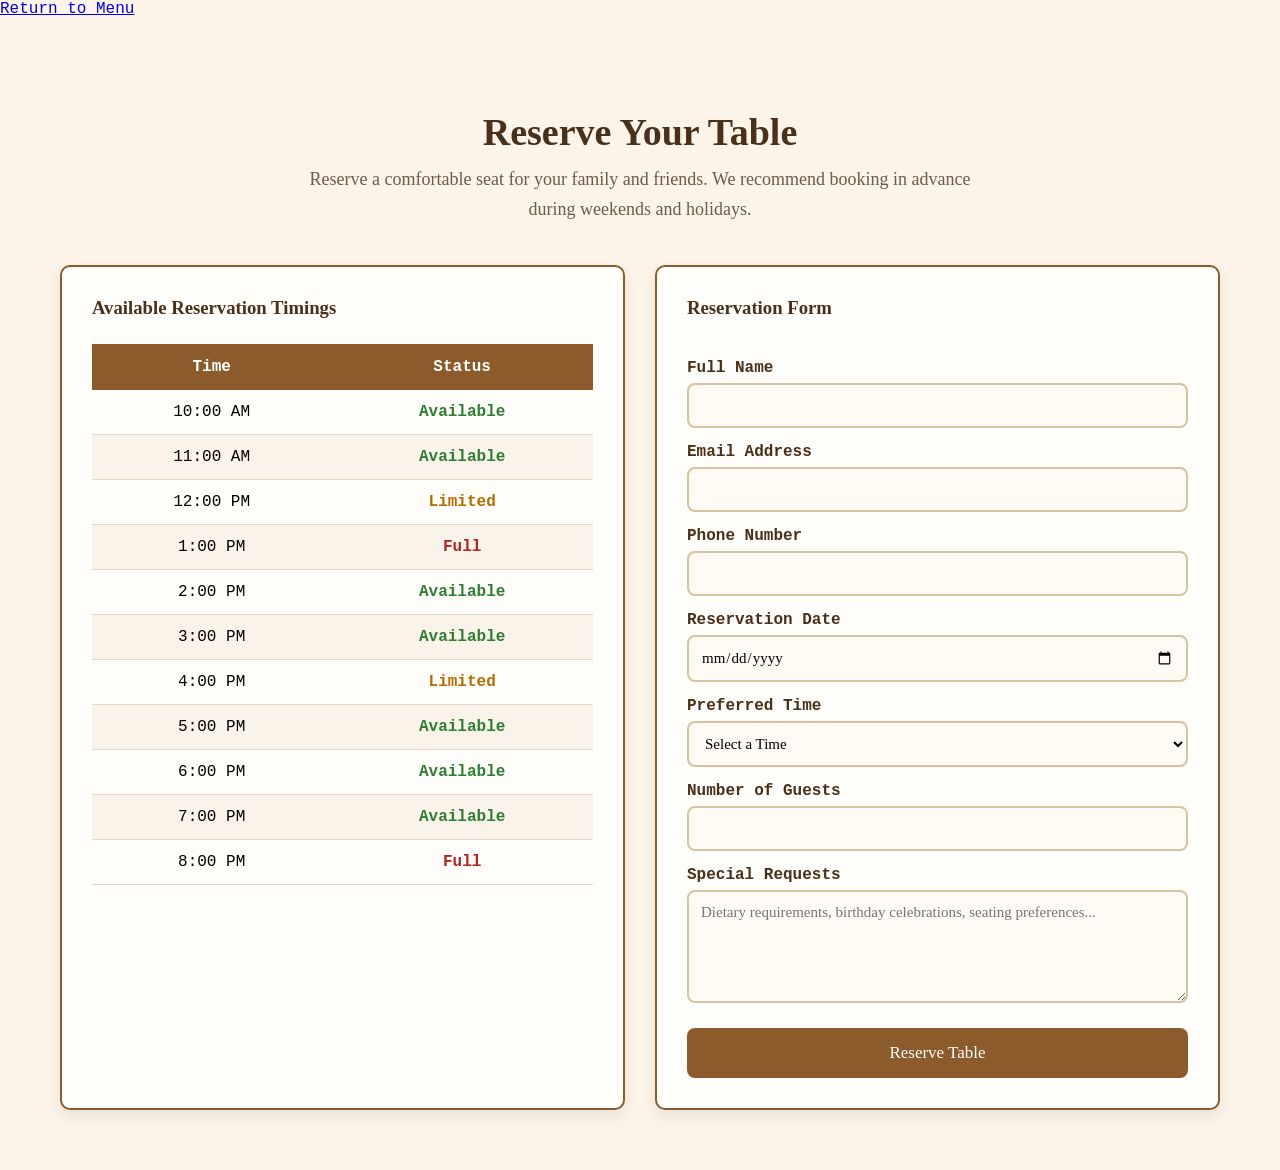
<file: reservations.html>
<!---AUTHOR: ADAM MUHAMMAD BIN YUZAIREE, 
	ADMIN NO: 261483P
	--->

<!--BUTTONS AND TYPE REQ CODE CREDITED TO W3SCHOOLS-->
<!DOCTYPE html>
<html lang="en">
<head>
	<meta charset="utf-8">
	<meta name="viewport" content="width=device-width,initial-scale=1">
	<link rel="stylesheet" href="css files/prices.css">
  <a href="prices.html">Return to Menu</a>
</head>
<body>
<section class="reservation-section">

    <div class="reservation-title">
        <h2>Reserve Your Table</h2>
        <p>Reserve a comfortable seat for your family and friends. We recommend booking in advance during weekends and holidays.</p>
    </div>

    <div class="reservation-wrapper">

<!--RESERVATION LEFT-->
        <div class="reservation-card">
            <h3>Available Reservation Timings</h3>
            <table class="reservation-table">
                <thead>
                    <tr>
                        <th>Time</th>
                        <th>Status</th>
                    </tr>
                </thead>
                <tbody>
                    <tr><td>10:00 AM</td><td class="available">Available</td></tr>
                    <tr><td>11:00 AM</td><td class="available">Available</td></tr>
                    <tr><td>12:00 PM</td><td class="limited">Limited</td></tr>
                    <tr><td>1:00 PM</td><td class="full">Full</td></tr>
                    <tr><td>2:00 PM</td><td class="available">Available</td></tr>
                    <tr><td>3:00 PM</td><td class="available">Available</td></tr>
                    <tr><td>4:00 PM</td><td class="limited">Limited</td></tr>
                    <tr><td>5:00 PM</td><td class="available">Available</td></tr>
                    <tr><td>6:00 PM</td><td class="available">Available</td></tr>
                    <tr><td>7:00 PM</td><td class="available">Available</td></tr>
                    <tr><td>8:00 PM</td><td class="full">Full</td></tr>
                </tbody>
            </table>
        </div>

<!-- RESERVATION RIGHT -->
        <div class="reservation-card">
            <h3>Reservation Form</h3>
            <form action="#">
                <label>Full Name</label>
                <input type="text" required>
                <label>Email Address</label>
                <input type="email" required>
                <label>Phone Number</label>
                <input type="tel" required>
                <label>Reservation Date</label>
                <input type="date" required>
                <label>Preferred Time</label>
                <select required>
                    <option>Select a Time</option>
                    <option>10:00 AM</option>
                    <option>11:00 AM</option>
                    <option>12:00 PM</option>
                    <option>2:00 PM</option>
                    <option>3:00 PM</option>
                    <option>4:00 PM</option>
                    <option>5:00 PM</option>
                    <option>6:00 PM</option>
                    <option>7:00 PM</option>
                </select>
                <label>Number of Guests</label>
                <input type="number" min="1" max="12" required>
                <label>Special Requests</label>
                <textarea rows="5"
                placeholder="Dietary requirements, birthday celebrations, seating preferences..."></textarea>
                <button type="submit" class="reservation-btn">
                    Reserve Table
                </button>
            </form>
        </div>
    </div>
</section>
</body>
</html>
</file>
<file: css files/prices.css>
/* AUTHOR: ADAM MUHAMMAD BIN YUZAIREE, 
	ADMIN NO: 261483P */

/* ==========================
   MAIN PAGE BODY STYLES
   ========================== */
body {
    background-color: #fcf4e9;
}

/* ==========================
   PAGE TITLE AND INTRO TEXT STYLES
   ========================== */
h1 {
    color: black;
    font-family: courier;
    text-align: center;
    font-size: 160%;
}
p {
    font-family: times-new-roman;
    font-size: 100%;
}
* {
    box-sizing: border-box;
}
body {
    margin: 0;
    font-family: times-new-roman, courier;
}
.topnav {
    overflow: hidden;
    background-color: #8B5A2B;
}
.topnav a{
		float: left;
		display: block;
		color: #FFF8E8;
		text-align: center;
		padding: 14px 16px;
		text-decoration:none;
		font-size:17px;
		}

.topnav a:hover{
		background-color: #A56A3A;
		color:#FFF8E8;
		}
.topnav a.active{
		background-color:#6F4E37;
		color:#FFF8E8;
		}
/* RESPONSIVE MOBILE ADJUSTMENTS */
@media screen and (max-width:600px){
		.topnav .search-container{
				float:none;
			}
			.topnav a, .topnav input[type=text], .topnav .search-container button {
				float:none;
				display: block;
				text-align: left;
				width: 100%;
				margin: 0;
				padding: 14px;
			}
			.topnav input[type=text]{
				border:1px solid #ccc;
			}
		}
* {
    box-sizing: border-box;
}
.body {
    margin: 0;
    font-family: "Times New Roman", "Courier New", serif;
    background-color: white;
}
h1 {
    color: black;
    font-family: "Palatino Linotype", "Book Antiqua", Georgia, serif;
    text-align: center;
    font-size: 160%;
    letter-spacing: 1px;
}
p {
    font-family: "Times New Roman", serif;
    font-size: 100%;
}

/* ==========================
   INTRO / INFO LAYOUT STYLES
   ========================== */
.intro-layout {
    display: flex;
    align-items: flex-start;
    gap: 20px;
    margin: 20px;
    flex-wrap: wrap;
}

/* ==========================
   MENU NAVIGATION STYLES
   ========================== */
.menu-nav {
    flex: 0 0 240px;
    background: #f7efe6;
    border: 2px solid #8b5b2b;
    border-radius: 8px;
    padding: 15px;
}
.menu-nav ul {
    display: block;
    list-style: none;
    padding: 0;
    margin: 0;
}
.menu-nav li {
    margin-bottom: 10px;
}
.menu-nav a {
    color: #49301a;
    font-weight: 600;
    font-family: "Palatino Linotype", "Book Antiqua", Georgia, serif;
    text-decoration: none;
}

/* ==========================
   INFORMATION BOX STYLES
   ========================== */
.info-box {
    flex: 1 1 280px;
    min-width: 280px;
    padding: 20px;
    border: 2px solid #8b5b2b;
    border-radius: 8px;
    background: #fffdf9;
    box-shadow: 0 2px 6px rgba(0,0,0,0.08);
}
.info-box p {
    font-family: "Palatino Linotype", "Book Antiqua", Georgia, serif;
    font-size: 16px;
    line-height: 1.6;
    color: #3e2b14;
    margin: 0 0 10px 0;
}

html {
    scroll-behavior: smooth;
}

section[id] {
    scroll-margin-top: 90px;
}

/* ==========================
   POPULAR PICKS SCROLL MENU STYLES
   ========================== */
.popular-section {
    margin: 24px 20px 40px;
    padding: 24px;
    background: linear-gradient(135deg, #fff8ec 0%, #f7e8d3 100%);
    border-radius: 24px;
    box-shadow: 0 18px 45px rgba(73, 48, 26, 0.12);
    scroll-margin-top: 90px;
}

.popular-heading {
    display: flex;
    justify-content: space-between;
    align-items: flex-end;
    gap: 12px;
    margin-bottom: 16px;
}

.page-action-bar {
    display: flex;
    justify-content: flex-end;
    margin: 20px 20px 0;
}

.eyebrow {
    margin: 0 0 4px;
    text-transform: uppercase;
    letter-spacing: 2px;
    font-size: 12px;
    color: #8b5b2b;
    font-weight: 700;
}

.popular-section h2 {
    font-family: "Palatino Linotype", "Book Antiqua", Georgia, serif;
    color: #49301a;
    margin: 0;
    font-size: 28px;
}

.scroll-note {
    margin: 0;
    color: #6f4e37;
    font-size: 14px;
    font-style: italic;
}

.popular-scroll {
    display: flex;
    gap: 18px;
    overflow-x: auto;
    padding: 8px 2px 12px;
    scroll-snap-type: x proximity;
    scroll-behavior: smooth;
    scrollbar-width: thin;
    scrollbar-color: #8b5b2b #f2e2cc;
}

.popular-scroll::-webkit-scrollbar {
    height: 8px;
}

.popular-scroll::-webkit-scrollbar-thumb {
    background: #8b5b2b;
    border-radius: 10px;
}

.popular-card {
    flex: 0 0 230px;
    background: rgba(255, 255, 255, 0.96);
    border: 1px solid rgba(139, 91, 43, 0.18);
    border-radius: 18px;
    padding: 12px;
    box-shadow: 0 10px 25px rgba(73, 48, 26, 0.10);
    scroll-snap-align: start;
    transition: transform 0.2s ease, box-shadow 0.2s ease;
    cursor: pointer;
}

.popular-card:hover {
    transform: translateY(-4px);
    box-shadow: 0 14px 30px rgba(73, 48, 26, 0.16);
}

.popular-image {
    height: 150px;
    border-radius: 14px;
    border: none;
    background: linear-gradient(135deg, #f4ddbf, #fdf3e7);
    display: flex;
    align-items: center;
    justify-content: center;
    color: #6f4e37;
    font-weight: 700;
    margin-bottom: 12px;
    overflow: hidden;
}

.popular-card h3 {
    margin: 0 0 6px;
    font-family: "Palatino Linotype", "Book Antiqua", Georgia, serif;
    color: #49301a;
    font-size: 18px;
}

.popular-card p {
    margin: 0;
    font-weight: bold;
    color: #8b5b2b;
}

html {
    scroll-behavior: smooth;
}

/* top navigation */
.topnav {
    overflow: hidden;
    background: linear-gradient(90deg, #7a4a24 0%, #a86b33 100%);
    border-bottom: 3px solid #5f3718;
    padding: 10px 20px;
    display: flex;
    align-items: center;
    justify-content: space-between;
    gap: 12px;
    flex-wrap: wrap;
}
.topnav a {
    float: left;
    display: block;
    color: #fff8ec;
    text-align: center;
    padding: 10px 14px;
    text-decoration: none;
    font-size: 16px;
    font-weight: 600;
    font-family: "Palatino Linotype", "Book Antiqua", Georgia, serif;
    border-radius: 999px;
    transition: background-color 0.2s ease, color 0.2s ease;
}
.topnav a:hover {
    background-color: rgba(255, 248, 236, 0.18);
    color: #fff;
}
.topnav a.active {
    background-color: #5f3718;
    color: #fff8ec;
}
.topnav .search-container {
    float: right;
    display: flex;
    align-items: center;
}
.topnav input[type="text"] {
    padding: 8px 12px;
    margin-top: 0;
    font-size: 15px;
    border: 1px solid #d8b48a;
    border-radius: 999px;
    background-color: #fff8ec;
    color: #49301a;
    outline: none;
}
.topnav .search-container button {
    float: right;
    padding: 8px 14px;
    margin-top: 0;
    margin-right: 0;
    margin-left: 8px;
    background: #5f3718;
    color: #fff8ec;
    font-size: 15px;
    border: none;
    border-radius: 999px;
    cursor: pointer;
    font-weight: 600;
}

.topnav .search-container button:hover {
    background: #49301a;
}

/* MAIN LAYOUT */
.article {
    float: left;
    padding: 20px;
    width: 70%;
    background-color: #f1f1f1;
}

.section::after {
    content: "";
    display: table;
    clear: both;
}

.footer {
    background-color: #777;
    padding: 10px;
    text-align: center;
    color: white;
}

/* RESPONSIVE RULES */
@media screen and (max-width: 600px) {
    .topnav .search-container {
        float: none;
    }

    .topnav a,
    .topnav input[type="text"],
    .topnav .search-container button {
        float: none;
        display: block;
        text-align: left;
        width: 100%;
        margin: 0;
        padding: 14px;
    }

    .topnav input[type="text"] {
        border: 1px solid #ccc;
    }

    nav,
    article {
        width: 100%;
        height: auto;
    }
}

/*  ======================================
    CODE FOR COFFEE&TEA.HTML
    ROOT USED FOR EASY REFERENCE AND CODING
    USED CLAUDE AI FOR ROOT VARIANT COLORS
    SUGGESTED PADDING SIZE & SCROLL FUNC.
    =======================================    */
:root {
  --menu-accent: #8a5a2b;      
  --menu-accent-dark: #3e2418; 
  --menu-price: #8a5a2b;      
  --menu-divider: #d8c3a0;     
  --menu-desc: #6b5c4d;        
}
 
.menu-section {
  max-width: 1200px;
  margin: 0 auto;
  padding: 3rem 1.5rem;
}
 
.menu-section__header {
  margin-bottom: 2.5rem;
}
 
.menu-section__eyebrow {
  display: block;
  font-size: 0.9rem;
  font-weight: 700;
  letter-spacing: 0.12em;
  text-transform: uppercase;
  color: var(--menu-accent);
  margin-bottom: 0.5rem;
}
 
.menu-section__title {
  margin: 0;
  font-size: 2.75rem;
  color: var(--menu-accent-dark);
}
 
.menu-section__tagline {
  margin: 0.5rem 0 0;
  font-style: italic;
  color: var(--menu-desc);
  font-size: 1.15rem;
}
 
.menu-scroll {
  --row-height: 420px;
  max-height: var(--row-height);
  overflow-y: auto;
  padding-right: 0.5rem;
  mask-image: linear-gradient(to bottom, #000 calc(100% - 32px), transparent 100%);
  -webkit-mask-image: linear-gradient(to bottom, #000 calc(100% - 32px), transparent 100%);
}
 
.menu-scroll::-webkit-scrollbar {
  width: 6px;
}
 
.menu-scroll::-webkit-scrollbar-thumb {
  background: var(--menu-divider);
  border-radius: 999px;
}

.menu-grid {
  list-style: none;
  margin: 0;
  padding: 0;
  display: grid;
  grid-template-columns: repeat(3, 1fr);
  gap: 2.75rem 2.25rem;
}
 
.menu-item {
  display: flex;
  flex-direction: column;
  padding-bottom: 1.5rem;
  border-bottom: 1px solid var(--menu-divider);
  transition: transform 0.15s ease;
}
 
.menu-item:hover {
  transform: translateY(-4px);
}
 
.menu-item__image {
  width: 100%;
  aspect-ratio: 4 / 3;
  border-radius: 16px;
  overflow: hidden;
  margin-bottom: 1.1rem;
  background: rgba(138, 90, 43, 0.08); /* soft placeholder tint until image loads */
}
 
.menu-item__image img {
  width: 100%;
  height: 100%;
  object-fit: cover;
  display: block;
}
 
.menu-item__info {
  flex: 1 1 auto;
}
 
.menu-item__row {
  display: flex;
  align-items: baseline;
  justify-content: space-between;
  gap: 0.75rem;
}
 
.menu-item__name {
  margin: 0;
  font-size: 1.4rem;
  color: var(--menu-accent-dark);
}
 
.menu-item__price {
  flex: 0 0 auto;
  font-weight: 600;
  color: var(--menu-price);
  font-size: 1.2rem;
}
 
.menu-item__desc {
  margin: 0.5rem 0 0;
  font-size: 1.05rem;
  color: var(--menu-desc);
  line-height: 1.5;
}
 
/* RESPONSIVE MOBILE ADJUSTMENTS */
@media (max-width: 900px) {
  .menu-grid {
    grid-template-columns: repeat(2, 1fr);
  }
}

@media (max-width: 560px) {
  .menu-grid {
    grid-template-columns: 1fr;
  }
  .menu-section__title {
    font-size: 2.1rem;
  }
}

/*  ======================================
    CODE FOR RESERVATIONS.HTML
    ROOT USED FOR EASY REFERENCE AND CODING
    USED CLAUDE AI FOR FONTS, LAYOUT IDEA AND 
    WRAPPER
    =======================================    */
.reservation-section{
    max-width:1200px;
    margin:40px auto;
    padding:20px;
}
.reservation-title{
    text-align:center;
    margin-bottom:40px;
}
.reservation-title h2{
    color:#49301a;
    font-family:"Palatino Linotype", Georgia, serif;
    font-size:38px;
    margin-bottom:10px;
}
.reservation-title p{
    color:#6b5c4d;
    font-size:18px;
    max-width:700px;
    margin:auto;
    line-height:1.7;
}
.reservation-wrapper{
    display:flex;
    gap:30px;
    flex-wrap:wrap;
}
.reservation-card{
    flex:1;
    min-width:330px;
    background:#fffdf9;
    border:2px solid #8b5b2b;
    border-radius:10px;
    padding:30px;
    box-shadow:0 6px 15px rgba(0,0,0,.08);
}
.reservation-card h3{
    margin-top:0;
    margin-bottom:25px;
    color:#49301a;
    font-family:"Palatino Linotype", Georgia, serif;
}
/* TABLE */
.reservation-table{
    width:100%;
    border-collapse:collapse;
}
.reservation-table th{
    background:#8b5b2b;
    color:white;
    padding:14px;
}
.reservation-table td{
    padding:13px;
    text-align:center;
    border-bottom:1px solid #e5d7c5;
}
.reservation-table tr:nth-child(even){
    background:#faf3ea;
}
.available{
    color:#2e7d32;
    font-weight:bold;
}
.limited{
    color:#b56d00;
    font-weight:bold;
}
.full{
    color:#b22222;
    font-weight:bold;
}
/* FORM */
.reservation-card form{
    display:flex;
    flex-direction:column;
}
.reservation-card label{
    margin-top:15px;
    margin-bottom:6px;
    color:#49301a;
    font-weight:bold;
}
.reservation-card input,
.reservation-card select,
.reservation-card textarea{
    padding:12px;
    border:2px solid #d8c3a0;
    border-radius:8px;
    background:#fffaf4;
    font-size:15px;
    transition:.3s;
    font-family:"Times New Roman", serif;
}
.reservation-card input:focus,
.reservation-card select:focus,
.reservation-card textarea:focus{
    border-color:#8b5b2b;
    outline:none;
}
.reservation-btn{
    margin-top:25px;
    background:#8b5b2b;
    color:white;
    border:none;
    padding:15px;
    border-radius:8px;
    font-size:17px;
    cursor:pointer;
    transition:.3s;
    font-family:"Palatino Linotype", Georgia, serif;
}
.reservation-btn:hover{
    background:#6f4e37;
}
/* RESPONSIVE MOBILE ADJUSTMENTS */
@media(max-width:900px){
    .reservation-wrapper{
        flex-direction:column;
    }
    .reservation-card{
        min-width:100%;
    }
}
@media(max-width:600px){
    .reservation-title h2{
        font-size:30px;
    }
    .reservation-title p{
        font-size:16px;
    }
    .reservation-card{
        padding:20px;
    }
}
</file>
<file: css files/services.css>
/*MELVYN JIT SINGH, 261156K*/



/* CSS for the body and headings */

body {
    background-color: #fcf4e9;
}

body {
    font-family: "CG Times", "Times New Roman", Times, serif;
    margin: 0;
    padding: 0;
}

h1 {
    color: #333;
}

.service-container {
    max-width: 1250px;
    margin: 20px auto;
    padding: 20px;
}

/* CSS for the underlined heading */

.underlined-heading {
    text-align: center;
    position: relative;
    padding-bottom: 10px;
}

.underlined-heading::after {
    content: "";
    position: absolute;
    left: 50%;
    bottom: 0;
    transform: translateX(-50%);
    width: 50px;
    height: 3px;
    background-color: #c5a880;
}


/* CSS for the service cards section */

.service-grid {
  display: grid;
  grid-template-columns: repeat(3, 1fr); 
  gap: 40px; 
  padding: 0px;
  max-width: 1200px;
  margin: 0 auto;
}

.card {
    background: #fff;
    padding: 40px 20px 20px 20px; 
    border-radius: 10px;
    text-align: center;
    position: relative; 
    box-shadow: 0 4px 15px rgba(0,0,0,0.1);
    margin-top: 30px; 
}

.card-icon {
    position: absolute;
    top: -30px; 
    left: 50%;
    transform: translateX(-50%);
    background: #fff;
    padding: 10px;
    border-radius: 50%;
    width: 50px;
    box-shadow: 0 4px 10px rgba(0,0,0,0.1);
}

.arrow {
    margin-top: 20px;
    font-weight: bold;
    cursor: pointer;
}

.arrowcirclebtn {
    display: inline-flex;
    align-items: center;
    justify-content: center;
    width: 40px;      
    height: 40px;     
    border: 2px solid #49301a; 
    border-radius: 50%; 
    color: #49301a;
    text-decoration: none;
    font-size: 20px;
    transition: all 0.3s ease; 
    margin-top: 20px;
}


.arrowcirclebtn:hover {
    background-color: #49301a;
    color: #ffffff;
    cursor: pointer;
    transform: scale(1.1); 
}



:root {
    color-scheme: light;
    --cream: #f7efe8;
    --cream-dark: #efe0d2;
    --brown: #7a4f2f;
    --brown-dark: #4c2f1d;
    --wood: #b98c5f;
    --white: #fffdf9;
}

.contactFooter {
    background: linear-gradient(135deg, #b58b6a 0%, #9b6d4e 100%);
    color: #fff;
    display: grid;
    grid-template-columns: 1fr 1fr;
    gap: 2rem;
    padding: 3.5rem 5%;
    margin-top: 2rem;
}

.contactTitle {
    font-size: 2.4rem;
    margin-bottom: 0.4rem;
}

.contactTitleLine {
    width: 72px;
    height: 2px;
    background: #fff;
    margin-bottom: 1.5rem;
}

.contactDescription {
    font-size: 1rem;
    line-height: 1.8;
    max-width: 520px;
    margin-bottom: 2rem;
    color: #f6e7dc;
}

.contactInfo {
    display: grid;
    gap: 1rem;
}

.contactInfoItem {
    display: flex;
    align-items: center;
    gap: 0.9rem;
}

.contactIcon {
    width: 24px;
    height: 24px;
    color: #fff;
    flex-shrink: 0;
}

.contactName {
    font-family: Georgia, serif;
    font-size: 1.1rem;
    color: #fff;
}

.contactPhone,
.contactSub {
    font-size: 0.95rem;
    color: #f6e7dc;
}

.formGroup {
    display: grid;
    gap: 0.5rem;
    margin-bottom: 1rem;
}

.formGroup label {
    color: #fff;
    font-size: 0.95rem;
    font-weight: 600;
}

.formGroup input,
.formGroup textarea {
    width: 100%;
    padding: 0.95rem 1rem;
    border-radius: 14px;
    border: none;
    background: #fff;
    color: #4c2f1d;
    font-size: 0.95rem;
    resize: vertical;
}

.submitBtn {
    background: #fff;
    color: #4c2f1d;
    border: none;
    border-radius: 999px;
    padding: 0.95rem 1.8rem;
    font-size: 1rem;
    font-weight: 600;
    cursor: pointer;
    transition: transform 0.2s ease, background 0.2s ease;
}

.submitBtn:hover {
    background: #f4e8dd;
    transform: translateY(-1px);
}

.thankyouSection {
    min-height: 100vh;
    display: flex;
    align-items: center;
    justify-content: center;
    padding: 2rem 1rem;
    background: linear-gradient(180deg, #fcf6ee 0%, #f4e0ce 100%);
}

.thankyouCard {
    max-width: 620px;
    width: 100%;
    padding: 2.5rem 2rem;
    background: rgba(255, 255, 255, 0.95);
    border-radius: 26px;
    box-shadow: 0 24px 60px rgba(76, 47, 29, 0.15);
    text-align: center;
}

.thankyouCard h1 {
    font-size: 2.5rem;
    margin-bottom: 1rem;
    color: var(--brown-dark);
}

.thankyouCard p {
    color: #5f4631;
    font-size: 1.05rem;
    line-height: 1.8;
    margin-bottom: 1.75rem;
}

.thankyouCard a {
    display: inline-block;
    text-decoration: none;
    background: var(--brown);
    color: var(--white);
    padding: 0.95rem 1.8rem;
    border-radius: 999px;
    box-shadow: 0 12px 24px rgba(76, 47, 29, 0.16);
    transition: transform 0.2s ease, background 0.2s ease;
}

.thankyouCard a:hover {
    background: var(--wood);
    transform: translateY(-1px);
}

/* CSS styles for service page forms*/

.serviceform-card {
    background: #fff;
    padding: 50px 35px 35px 35px;  
    border-radius: 20px;
    text-align: center;
    position: relative;  
    box-shadow: 0 10px 30px rgba(0,0,0,0.08);
    max-width: 600px;
    margin: 50px auto;  
    margin-top: 5%;
}


.serviceform-card-icon {
    position: absolute !important;
    top: -40px;
    left: 50%;
    transform: translateX(-50%);
    background: #fff;
    padding: 6px;
    border-radius: 50%;
    width: 70px;
    height: 70px;
    box-shadow: 0 4px 12px rgba(0, 0, 0, 0.12);
    display: flex;
    align-items: center;
    justify-content: center;
}

.serviceform-card-icon img {
    width: 100%;
    height: 100%;
    object-fit: contain;
    border-radius: 50%;
}


.service-form {
    display: flex;
    flex-direction: column;
    gap: 16px;
    text-align: left;
}

.serviceform-row {
    display: grid;
    grid-template-columns: 1fr 1fr;
    gap: 15px;
}

.serviceform-group {
    display: flex;
    flex-direction: column;
    gap: 6px;
}

.serviceform-group label {
    font-size: 0.9rem;
    font-weight: 600;
    color: #4c2f1d;
    font-family: Arial, sans-serif;
}

.sericeform-group label span {
    color: #b94a4a;
}

.serviceform-group input,
.serviceform-group select,
.serviceform-group textarea {
    width: 100%;
    padding: 11px 14px;
    border: 1px solid #e2d5c5;
    border-radius: 10px;
    background-color: #faf6f0;
    color: #4c2f1d;
    font-size: 0.95rem;
    box-sizing: border-box;
    font-family: Arial, sans-serif;
    transition: border-color 0.2s ease, background 0.2s ease;
}

.serviceform-group input:focus,
.serviceform-group select:focus,
.serviceform-group textarea:focus {
    outline: none;
    border-color: #7a4f2f;
    background-color: #ffffff;
}


.checkbox-group {
    margin-top: 5px;
}

.checkbox-label {
    display: flex;
    align-items: center;
    gap: 8px;
    font-size: 0.85rem;
    color: #5f4631;
    font-family: Arial, sans-serif;
    cursor: pointer;
}

.checkbox-label input[type="checkbox"] {
    width: 16px;
    height: 16px;
    accent-color: #4c2f1d;
    cursor: pointer;
}

.checkbox-label a {
    color: #7a4f2f;
    text-decoration: underline;
}

.form-submitBtn {
    display: inline-flex;
    align-items: center;
    justify-content: center;
    border: 2px solid #49301a;
    color: #49301a;
    border: none;
    border-radius: 999px;
    padding: 0.95rem 1.8rem;
    font-size: 1rem;
    font-weight: 600;
    cursor: pointer;
    transition: all 0.3s ease; 
}

.form-submitBtn:hover {
    background-color: #49301a;
    color: #ffffff;
    cursor: pointer;
    transform: scale(1.05); /
}

.back-homeBtn {
    display: inline-flex;
    align-items: center;
    justify-content: center;
    width: 40px;      
    height: 40px;     
    border: 2px solid #49301a; 
    border-radius: 50%; 
    color: #49301a;
    text-decoration: none;
    font-size: 20px;
    transition: all 0.3s ease; 
    margin-top: 20px;
    margin-left: 50px;
}


.back-homeBtn:hover {
    background-color: #49301a;
    color: #ffffff;
    cursor: pointer;
    transform: scale(1.1); 
}


/* Simple responsive layout for smaller screens */
* {
    box-sizing: border-box;
}
img {
    max-width: 100%;
    height: auto;
}

@media screen and (max-width: 700px) {
    .service-container {
        padding: 16px;
    }

    .service-grid {
        grid-template-columns: 1fr;
        gap: 28px;
        padding: 0 16px;
    }

    .contactFooter {
        grid-template-columns: 1fr;
        padding: 2.5rem 6%;
    }

    .serviceform-card,
    .coffeemerch-card {
        width: calc(100% - 32px);
        padding-left: 20px;
        padding-right: 20px;
    }

    .serviceform-row {
        grid-template-columns: 1fr;
    }

    .form-submitBtn {
        width: 100%;
    }

    .back-homeBtn {
        margin-left: 16px;
    }

    .thankyouCard {
        width: calc(100% - 32px);
        padding: 2rem 1.25rem;
    }
}
</file>
<file: css files/aboutus.css>
/* Geral Rohan Dharmaraj 261120H */ 

/*NAVIGATION BAR credit to_ https://www.youtube.com/watch?v=5jWQVhJxU7c*/

/*big banner background, centered flex column, padding at the top.*/
.hero_header { 
  background-image: url('images/SHA CAFE BANNER.png');
  background-size: cover;
  background-position: center;
  background-repeat: no-repeat;
  padding: 60px 20px 20px;
  display: flex;
  flex-direction: column;
  align-items: center;
  text-align: center;
  margin-bottom: 0;
  padding-bottom: 0;
}

/*brown bar with background image*/
.navbar {
  background-color: #49301a;
  background-image: url("images/navbar banner.png");
  background-position: center;
  background-repeat: no-repeat;
  background-size: cover;
  overflow: hidden;
  display: flex;
  justify-content: center;
  padding: 20px 0;
}

/*horizontal nav list, no bullets, have spacing*/
ul {
  display: flex;
  justify-content: center;
  list-style-type: none;
  padding: 0;
  margin: 0;
  gap: 50px;
}

/* needed for underline effect*/ 
ul li {
  position: relative;
}

/*smooth color transition*/
ul li a {
  position: relative;
  text-decoration: none;
  font-family: "CG Times", "Times New Roman", Times, serif;
  font-size: 20px;
  font-weight: bold;
  color: #fff;
  transition: color 0.3s ease-in-out;
}

/* underline bar animation */
ul li a::after {
  content: '';
  position: absolute;
  left: 0;
  bottom: -6px;
  display: block;
  height: 0.2em;
  width: 0;
  background-color: #c5a880;
  transition: width 0.3s ease-in-out;
}
ul li a:hover::after{
    width: 100%;
}

/* text turns gold*/ 
ul li a:hover{
    color: #c5a880;
}

/*  keeps gold color + underline */
ul li a.active {
    color: #c5a880;
}
ul li a.active::after {
    width: 100%;
}
/* Layout and style for about us page and founders page */

/*overall style of the page*/
body {
  margin: 0;
  font-family: Arial, sans-serif;
  background: #f7f2e8;
  color: #333;
  line-height: 1.5;
}

/*Makes all images responsive to fit container*/
img {
  max-width: 100%;
  height: auto;
  display: block;
}

/*centres classes*/
.about_us,
.founders_page {
  max-width: 920px;
  margin: 40px auto;
  padding: 24px 28px;
}

/*centres heading*/ 
h1 {
  text-align: center;
  margin-bottom: 32px;
}

/*side‑by‑side layout with gaps*/
.about_content {
  display: flex;
  flex-wrap: wrap;
  gap: 32px;
  align-items: flex-start;
  margin-bottom: 28px;
  padding: 8px 0;
}

/*makes these classes flex to fit*/
.about_story,
.about_image,
.founders_description {
  flex: 1;
  min-width: 280px;
}

/*subheading style*/
.about_story h2 {
  margin-top: 0;
  color: #7a5a2b;
  margin-bottom: 10px;
}

/*paragraph restriction*/
.about_story p {
  max-width: 680px;
}

/*image size restriction */
.about_image {
  max-width: 520px;
}

/*image container*/
.image_box {
  width: 100%;
  display: block;
  overflow: hidden;
  border-radius: 8px;
}

/*actual image*/
.image_box_img {
  width: 100%;
  height: auto;
  display: block;
}

/*read more button style*/
.read_more_button,
.button {
  display: inline-block;
  padding: 10px 18px;
  background: #8a6b3f;
  color: white;
  text-decoration: none;
  border-radius: 4px;
  margin-top: 8px;
  transition: background 0.2s ease-in-out;
}

/*hover effect for buttons*/
.read_more_button:hover,
.button:hover {
  background: #6f5330;
}

/* Founders Page */

/*layout for founder photo and description*/
.founder_item {
  display: flex;
  align-items: center;
  gap: 30px;
  margin-bottom: 28px;
  flex-wrap: wrap;
}

/*stacks photo and description*/
.photo_block {
  display: flex;
  flex-direction: column;
  align-items: center;
  gap: 6px;
}

/*flexible description area*/
.founder_description {
  flex: 1;
}

/*circular frame for founder photos*/
.circle_photo {
  width: 120px;
  height: 120px;
  border-radius: 50%;
  background: #d9c5a0;
  display: flex;
  align-items: center;
  justify-content: center;
  flex-shrink: 0;
  overflow: hidden;
  box-shadow: 0 10px 22px rgba(0, 0, 0, 0.12);
}

/*Ensures photo fills the circle*/
.circle_photo img {
  width: 100%;
  height: 100%;
  object-fit: cover;
  object-position: center;
}

/*Small caption under image*/
.image_credit {
  margin: 0;
  font-size: 0.85rem;
  color: #7a6438;
  text-align: center;
}

/* For smaller screens to view */
@media (max-width: 760px) {
  .about_us,
  .founders_page {
    margin: 24px 16px;
    padding: 18px;
  }

  .about_content,
  .founder_item {
    flex-direction: column;
    gap: 20px;
  }

  ul {
    flex-wrap: wrap;
    gap: 18px;
  }

  ul li a {
    font-size: 18px;
  }
}
</file>
<file: css files/index.css>
/* AUTHOR: PULAVARTHI ABHIJEET VARDHAN */
/* ADMIN NO: 261509L */
/* ALL IMAGES AND SVGS WERE DONE BY AI */

:root {
    color-scheme: light;
    --cream: #f7efe8;
    --cream-dark: #efe0d2;
    --brown: #7a4f2f;
    --brown-dark: #4c2f1d;
    --wood: #b98c5f;
    --white: #fffdf9;
}

* {
    box-sizing: border-box;
}

body {
    margin: 0;
    min-height: 100vh;
    background: linear-gradient(180deg, #fcf6ee 0%, var(--cream) 100%);
    color: var(--brown-dark);
    font-family: "Segoe UI", Tahoma, Geneva, Verdana, sans-serif;
    line-height: 1.6;
}

img {
    display: block;
    width: 100%;
    height: auto;
    object-fit: cover;
}

h1,
h2,
h3 {
    font-family: Georgia, "Times New Roman", serif;
    margin: 0;
}

.pageheader {
    max-width: 1100px;
    margin: 0 auto;
    padding: 1.5rem 1rem 0.5rem;
    text-align: center;
}

.logo {
    margin: 0 auto 1rem;
    width: 120px;
}

.siteTitle {
    font-size: 2.6rem;
    color: var(--brown-dark);
    margin-bottom: 0.75rem;
}

.navlinks {
    display: flex;
    flex-wrap: wrap;
    justify-content: center;
    gap: 0.75rem;
    margin-bottom: 2rem;
}

.navlinks a {
    text-decoration: none;
    color: var(--brown-dark);
    background: rgba(255, 255, 255, 0.85);
    padding: 0.85rem 1.2rem;
    border-radius: 999px;
    font-weight: 600;
    transition: background 0.2s ease, transform 0.2s ease;
}

.navlinks a:hover {
    background: var(--cream-dark);
    transform: translateY(-1px);
}

.hero {
    max-width: 1100px;
    margin: 0 auto;
    display: grid;
    grid-template-columns: minmax(280px, 1fr) minmax(320px, 1.2fr);
    gap: 2rem;
    align-items: center;
    padding: 0 1rem 2rem;
}

.heroimage {
    border-radius: 24px;
    overflow: hidden;
    box-shadow: 0 20px 40px rgba(76, 47, 29, 0.16);
}

.herotext h2 {
    font-size: 2rem;
    margin-bottom: 1rem;
}

.herotext p {
    color: #5f4631;
    font-size: 1.03rem;
    margin: 0;
}

.section-title {
    text-align: center;
    margin: 2rem 0 1rem;
    font-size: 2rem;
}

.carousel {
    max-width: 1100px;
    margin: 0 auto 2.5rem;
    padding: 0 1rem;
}

.carousel input {
    display: none;
}

.carousel-inner {
    position: relative;
    overflow: hidden;
    border-radius: 20px;
    box-shadow: 0 20px 40px rgba(76, 47, 29, 0.16);
    background: rgba(255, 255, 255, 0.92);
}

.slides {
    display: grid;
    gap: 0.75rem;
    padding: 1rem;
}

.slide {
    display: none;
    grid-template-columns: repeat(3, minmax(0, 1fr));
    gap: 0.75rem;
}

.slide img {
    width: 100%;
    min-height: 180px;
    border-radius: 14px;
    box-shadow: 0 12px 28px rgba(76, 47, 29, 0.14);
}
/* show the right slide*/
#slide1:checked ~ .carousel-inner .slide1,
#slide2:checked ~ .carousel-inner .slide2,
#slide3:checked ~ .carousel-inner .slide3 {
    display: grid;
}

.carouselcontrols {
    display: flex;
    justify-content: center;
    gap: 0.5rem;
    padding: 1rem 0;
}

.carouselcontrols label {
    width: 14px;
    height: 14px;
    border-radius: 50%;
    background: rgba(255, 255, 255, 0.8);
    cursor: pointer;
    transition: transform 0.2s ease, background 0.2s ease;
    display: grid;
    place-items: center;
    font-size: 0.75rem;
    color: transparent;
}

.carouselcontrols label:hover {
    transform: scale(1.1);
}

#slide1:checked ~ .carouselcontrols label[for="slide1"],
#slide2:checked ~ .carouselcontrols label[for="slide2"],
#slide3:checked ~ .carouselcontrols label[for="slide3"] {
    background: var(--brown);
    color: white;
}
/* contact form formating and colour*/
.contactFooter {
    background: linear-gradient(135deg, #b58b6a 0%, #9b6d4e 100%);
    color: #fff;
    display: grid;
    grid-template-columns: 1fr 1fr;
    gap: 2rem;
    padding: 3.5rem 5%;
    margin-top: 2rem;
}

.contactTitleLine {
    width: 95px;
    height: 2px;
    background: #fff;
    margin-bottom: 1.5rem;
}
/*spacing for the svgs*/
.contactDescription {
    font-size: 1rem;
    line-height: 1.8;
    max-width: 520px;
    margin-bottom: 4rem;
    color: #f6e7dc;
}
/*space between the svgs*/
.contactInfo {
    display: grid;
    gap: 2rem;
}
/*allignment of the svgs and text*/
.contactInfoItem {
    display: flex;
    align-items: center;
    gap: 0.9rem;
}
/*size and colour of the svgs*/
.contactIcon {
    width: 24px;
    height: 24px;
    color: #fff;
    flex-shrink: 0;
}
/*styling of the text*/
.contactName {
    font-family: Georgia, serif;
    font-size: 1.1rem;
    color: #fff;
}

.contactPhone,
.contactSub {
    font-size: 0.95rem;
    color: #f6e7dc;
}

.formGroup {
    display: grid;
    gap: 0.5rem;
    margin-bottom: 1rem;
}

.formGroup label {
    color: #fff;
    font-size: 0.95rem;
    font-weight: 600;
}
/*styling of the input fields and textarea*/
.formGroup input,
.formGroup textarea {
    width: 100%;
    padding: 0.95rem 1rem;
    border-radius: 14px;
    border: none;
    background: #fff;
    color: #4c2f1d;
    font-size: 0.95rem;
    resize: vertical;
}
/*styling of the submit button*/
.submitBtn {
    background: #fff;
    color: #4c2f1d;
    border: none;
    border-radius: 999px;
    padding: 0.95rem 1.8rem;
    font-size: 1rem;
    font-weight: 600;
    cursor: pointer;
    transition: transform 0.2s ease, background 0.2s ease;
}
.submitBtn:hover {
    background: #f4e8dd;
    transform: translateY(-1px);
}
/* spacing of the join our force*/
.join-section {
  max-width: 1100px;
  margin: 2.5rem auto;
  padding: 1rem;
}
/*white border for the join our forces*/
.join-container {
  display: grid;
  grid-template-columns: 1fr 1fr;
  gap: 2rem;
  align-items: center;
  background: rgba(255,255,255,0.95);
  border-radius: 20px;
  padding: 1.5rem;
  box-shadow: 0 20px 40px rgba(76, 47, 29, 0.12);
}

.join-image img {
  width: 100%;
  height: auto;
  border-radius: 18px;
  object-fit: cover;
}
/*font size and colour of the paragraph*/
.join-content h2 {
  font-size: 2.6rem;
  color: var(--brown-dark);
  margin-bottom: 0.75rem;
}

.join-content p {
  color: #5f4631;
  font-size: 1.03rem;
  line-height: 1.6;
}
/* the join our force button*/
.join-btn {
  display: inline-block;
  margin-top: 1.25rem;
  background: var(--brown);
  color: var(--white);
  padding: 0.95rem 1.8rem;
  border-radius: 999px;
  text-decoration: none;
  font-weight: 700;
}
@media (max-width: 900px) {
    .hero {
        grid-template-columns: 1fr;
    }

    .contactFooter {
        grid-template-columns: 1fr;
    }
}

@media (max-width: 720px) {
    .siteTitle {
        font-size: 2rem;
    }

    .navlinks {
        gap: 0.5rem;
    }

    .carousel-inner {
        border-radius: 16px;
    }

    .slide {
        grid-template-columns: 1fr;
    }

    .carouselcontrols {
        gap: 0.35rem;
    }
}
/*hover effect for the join our force button*/
@media (max-width: 900px) {
  .join-container {
    grid-template-columns: 1fr;
    text-align: center;
  }

  .join-content h2 {
    font-size: 2rem;
  }

  .join-btn {
    display: block;
    margin: 1rem auto 0;
  }
}
/*-------------end  of index.html styling------------------*/
/* thank you page styling */
.thankyouSection {
    min-height: 100vh;
    display: flex;
    align-items: center;
    justify-content: center;
    padding: 2rem 1rem;
    background: linear-gradient(180deg, #fcf6ee 0%, #f4e0ce 100%);
}
/*white boardwer styling for the thank you page*/
.thankyouCard {
    max-width: 620px;
    width: 100%;
    padding: 2.5rem 2rem;
    background: rgba(255, 255, 255, 0.95);
    border-radius: 26px;
    box-shadow: 0 24px 60px rgba(76, 47, 29, 0.15);
    text-align: center;
}
/* thank you page heading styling*/
.thankyouCard h1 {
    font-size: 2.5rem;
    margin-bottom: 1rem;
    color: var(--brown-dark);
}

.thankyouCard p {
    color: #5f4631;
    font-size: 1.05rem;
    line-height: 1.8;
    margin-bottom: 1.75rem;
}
/*styling of the thank you button*/
.thankyouCard a {
    display: inline-block;
    text-decoration: none;
    background: var(--brown);
    color: var(--white);
    padding: 0.95rem 1.8rem;
    border-radius: 999px;
    box-shadow: 0 12px 24px rgba(76, 47, 29, 0.16);
    transition: transform 0.2s ease, background 0.2s ease;
}

.thankyouCard a:hover {
    background: var(--wood);
    transform: translateY(-1px);
}
/*-------------end of thank you page styling------------------*/
/*THE SHA CAFE — Job Application Page*/
:root {
  --color-bg-warm: #e2d3bd;
  --color-bg-warm-dark: #d8c6ab;
  --color-brown-900: #3a2416;
  --color-brown-800: #4a2f1c;
  --color-brown-700: #5c3a22;
  --color-brown-600: #6b4226;
  --color-brown-accent: #7a4a26;
  --color-cream: #faf7f2;
  --color-cream-card: #fbf8f3;
  --color-input-border: #e3dccf;
  --color-input-bg: #fdfcfa;
  --color-placeholder: #ada08c;
  --color-label: #3a2b1d;
  --color-footer-bg: #cdb99a;
  --color-focus-ring: #8a5a2e;

  --font-display: "Playfair Display", Georgia, "Times New Roman", serif;
  --font-body: "Inter", -apple-system, BlinkMacSystemFont, "Segoe UI", sans-serif;

  --radius-lg: 20px;
  --radius-md: 10px;
  --radius-sm: 6px;
}
/*tells browser to smoothly animated*/
html {
  scroll-behavior: smooth;
}

body {
  margin: 0;
  font-family: var(--font-body);
  color: var(--color-brown-900);
  background: var(--color-bg-warm);
}
/* removes the default margin and padding from all elements and sets the box-sizing to border-box*/
img, svg {
  display: block;
}
/* removes the default underline from all links and sets the colour to brown accent*/
a {
  color: var(--color-brown-accent);
}

/* gives the hero section a background colour and spacing*/
.hero {
  position: relative;
  min-height: 90vh;
  display: grid;
  grid-template-columns: 1fr 1fr;
  align-items: center;
  gap: 2rem;
  padding: 4rem 5vw 5rem;
  background: linear-gradient(180deg, var(--color-bg-warm) 0%, var(--color-bg-warm-dark) 100%);
  overflow: hidden;
}
/* gives the hero image a border radius and shadow*/
.heroillustration {
  width: 100%;
  height: 100%;
}
/* gives the hero content a proper spacing and alignment*/
.herocontent {
  position: relative;
  z-index: 1;
  max-width: 28rem;
  padding-right: 2rem;
  padding-bottom: 34vh;
}
/* gives the hero title a proper font size and colour*/
.herotitle {
  font-family: var(--font-display);
  font-weight: 700;
  font-size: clamp(2.2rem, 4vw, 3.15rem);
  line-height: 1.15;
  margin: 0 0 1.25rem;
  color: var(--color-brown-900);
}
/* colour for the sha cafe title*/
.herotitle-accent {
  color: var(--color-brown-700);
}
/* line for title and paragraph*/
.herodivider {
  display: flex;
  align-items: center;
  gap: 0.6rem;
  margin-bottom: 1.5rem;
}
/* line for title and paragraph*/
.herodividerline {
  width: 2.5rem;
  height: 2px;
  background: var(--color-brown-accent);
}
/* gives the hero paragraph a proper font size and colour*/
.herostyling {
  font-size: 1.05rem;
  line-height: 1.6;
  color: var(--color-brown-800);
  max-width: 24rem;
  margin: 0 0 2.25rem;
}
/* gives the hero benefits a proper spacing and removes bullets*/
.herobenefitstyling {
  list-style: none;
  margin: 0;
  padding: 0;
  display: flex;
  flex-direction: column;
  gap: 1.35rem;
}
/* gives the hero benefits a proper spacing and alignment*/
.hernobenefit {
  display: flex;
  align-items: flex-start;
  gap: 1rem;
}

.hernobenefiticon {
  flex: none;
  width: 2.75rem;
  height: 2.75rem;
  border-radius: 50%;
  background: rgba(122, 74, 38, 0.14);
  color: var(--color-brown-700);
  display: flex;
  align-items: center;
  justify-content: center;
}

.herobenefittext {
  display: flex;
  flex-direction: column;
  gap: 0.15rem;
  font-size: 0.95rem;
  line-height: 1.5;
  color: var(--color-brown-800);
}

.herobenefittextStrong {
  font-size: 1rem;
  color: var(--color-brown-900);
}

/*border for the form*/
.formcard{
  background: var(--color-cream-card);
  border-radius: var(--radius-lg);
  box-shadow: 0 25px 60px -15px rgba(58, 36, 22, 0.35);
  padding: 2.75rem 3rem 3rem;
  max-width: 42rem;
  margin-left: auto;
}
/* gives the form title a proper font size and colour*/
.formcardTitle {
  font-family: var(--font-display);
  font-weight: 700;
  font-size: 1.9rem;
  text-align: center;
  margin: 0 0 0.4rem;
  color: var(--color-brown-900);
  position: relative;
  padding-bottom: 0.85rem;
}
/*a line under the job application*/
.formcardTitle::after {
  content: "";
  position: absolute;
  bottom: 0;
  left: 50%;
  transform: translateX(-50%);
  width: 3rem;
  height: 3px;
  background: var(--color-brown-accent);
  border-radius: 2px;
}
/*gives the form the font size and colour*/
.formcardSubtitle {
  text-align: center;
  color: #7a6a57;
  font-size: 0.92rem;
  margin: 0 0 2rem;
}
/* gives the form a proper spacing and alignment*/
.fromgrid {
  display: grid;
  grid-template-columns: 1fr 1fr;
  gap: 1.4rem 1.5rem;
}

/* proper spacing of the textarea*/
.fieldfull {
  grid-column: 1 / -1;
}
/* bolds the label of the textarea*/
.fieldlabel {
  font-size: 0.88rem;
  font-weight: 600;
  color: var(--color-label);
}

.required {
  color: #b5482f;
}
/* give font size and colour to the input fields and textarea*/
input[type="text"],
input[type="email"],
input[type="tel"],
input[type="date"],
select,
textarea {
  width: 100%;
  font-family: var(--font-body);
  font-size: 0.92rem;
  color: var(--color-brown-900);
  background: var(--color-input-bg);
  border: 1px solid var(--color-input-border);
  border-radius: var(--radius-md);
  padding: 0.7rem 0.9rem;
}

input::placeholder,
textarea::placeholder {
  color: var(--color-placeholder);
}
/* gives the textarea a proper height and font size*/ 
textarea {
  resize: vertical;
  min-height: 3.2rem;
  font-family: var(--font-body);
}

/* Custom select chevron */
.selectwrap {
  position: relative;
}
/* to add aroow for selection*/
.selectwrapSelect {
  appearance: none;
  -webkit-appearance: none;
  padding-right: 2.4rem;
  cursor: pointer;
}

.selectwrap::after {
  content: "";
  position: absolute;
  right: 1rem;
  top: 50%;
  width: 0.55rem;
  height: 0.55rem;
  border-right: 2px solid var(--color-brown-700);
  border-bottom: 2px solid var(--color-brown-700);
  transform: translateY(-70%) rotate(45deg);
  pointer-events: none;
}

/* File upload */
.filerow {
  display: flex;
  align-items: center;
  gap: 0.9rem;
  flex-wrap: wrap;
}
/* gives the file upload button a proper spacing and colour*/
.filebutton {
  position: relative;
  display: inline-flex;
  align-items: center;
  background: var(--color-input-bg);
  border: 1px solid var(--color-input-border);
  border-radius: var(--radius-sm);
  padding: 0.5rem 1rem;
  font-size: 0.85rem;
  font-weight: 600;
  color: var(--color-brown-800);
  cursor: pointer;
}
/*Visually hides the actual file input (accessible but invisible).*/
.fileinput {
  position: absolute;
  width: 1px;
  height: 1px;
  padding: 0;
  margin: -1px;
  overflow: hidden;
  clip: rect(0, 0, 0, 0);
  white-space: nowrap;
  border: 0;
}

.filestatus {
  font-size: 0.88rem;
  color: #7a6a57;
}

.filehint {
  font-size: 0.8rem;
  color: #9a8b76;
  margin-left: auto;
}

/* Consent checkbox */
.fieldconsent {
  flex-direction: row;
  align-items: flex-start;
  gap: 0.6rem;
}
/* Adjust the checkbox size and spacing, and give it the brown*/
.fieldconsentInput[type="checkbox"] {
  margin-top: 0.2rem;
  width: 1.05rem;
  height: 1.05rem;
  accent-color: var(--color-brown-700);
  flex: none;
}

.fieldconsentLabel {
  font-weight: 400;
  font-size: 0.88rem;
  color: var(--color-brown-800);
}

.fieldconsent a {
  text-decoration: underline;
}

/* Submit button */
.submit-btn {
  width: 100%;
  display: inline-flex;
  align-items: center;
  justify-content: center;
  gap: 0.6rem;
  background: var(--color-brown-900);
  color: #fff;
  font-family: var(--font-body);
  font-size: 1rem;
  font-weight: 600;
  border: none;
  border-radius: var(--radius-md);
  padding: 0.95rem 1.5rem;
  cursor: pointer;
  transition: background-color 0.15s ease, transform 0.1s ease;
}

.submit-btn:hover {
  background: var(--color-brown-800);
}

.submit-btn:active {
  transform: translateY(1px);
}

/* FOOTER */

.sitefooter {
  background: var(--color-footer-bg);
  color: var(--color-brown-900);
  padding: 1.75rem 5vw;
  display: flex;
  flex-wrap: wrap;
  align-items: center;
  justify-content: space-between;
  gap: 1.5rem;
  font-size: 0.9rem;
}
/* gives a proper spacing for logo and link*/
.footeritem {
  display: flex;
  align-items: center;
  gap: 0.65rem;
}

.footerhome-btn {
  display: inline-flex;
  align-items: center;
  justify-content: center;
  padding: 0.95rem 1.35rem;
  min-width: 10rem;
  border-radius: 999px;
  background: linear-gradient(135deg, #6b3f21 0%, #4a2a15 100%);
  color: #fffdf9;
  text-decoration: none;
  font-size: 1rem;
  font-weight: 700;
  box-shadow: 0 12px 24px rgba(58, 36, 22, 0.2);
  transition: transform 0.2s ease, box-shadow 0.2s ease, background 0.2s ease;
}

.footerhome-btn:hover {
  transform: translateY(-2px);
  box-shadow: 0 15px 30px rgba(58, 36, 22, 0.24);
  background: linear-gradient(135deg, #7b4826 0%, #5b3219 100%);
}

/* make footer links black*/
.footeritem a {
  color: var(--color-brown-900);
  text-decoration: none;
}

/*RESPONSIVE*/

@media (max-width: 980px) {
  .hero {
    grid-template-columns: 1fr;
    padding: 3rem 6vw 3rem;
  }

  .herocontent {
    max-width: none;
    padding-right: 0;
  }

  .formcard{
    margin-left: 0;
    max-width: none;
    padding: 2rem 1.5rem 2.25rem;
  }
}
/* makes the form and footer responsive for mobile devices*/
@media (max-width: 640px) {
  .fromgrid {
    grid-template-columns: 1fr;
  }

  .filehint {
    margin-left: 0;
    width: 100%;
  }

  .sitefooter {
    flex-direction: column;
    align-items: flex-start;
  }

  .footerhome-btn {
    width: fit-content;
    padding: 0.95rem 1.25rem;
  }
}

/*Reduced motion*/

@media (prefers-reduced-motion: reduce) {
  html {
    scroll-behavior: auto;
  }

  * {
    transition: none !important;
  }
}
/*------------END OF JOB APPLICATION PAGE STYLING------------------*/
:root {
  --cream: #fbf5eb;
  --brown: #402714;
  --gold: #9d7041;
}

* {
  box-sizing: border-box;
}

body {
  margin: 0;
  min-height: 100vh;
  background: var(--cream);
  font-family: Georgia, serif;
}

/* Opening screen container */
.logointro {
  position: fixed;
  inset: 0;
  z-index: 9999;
  display: grid;
  place-items: center;
  overflow: hidden;
  background: radial-gradient(circle at center, #fffdf8 0%, #f8eee0 52%, #ead8c1 100%);
  animation: introExit 1s ease-in-out 5.2s forwards;
}

/* Decorative warm glow circle behind logo */
.logointro::before {
  content: "";
  position: absolute;
  width: min(70vw, 700px);
  aspect-ratio: 1;
  border: 1px solid rgba(157, 112, 65, 0.25);
  border-radius: 50%;
  box-shadow:
    0 0 0 30px rgba(157, 112, 65, 0.04),
    0 0 0 70px rgba(157, 112, 65, 0.025),
    0 0 80px rgba(96, 55, 22, 0.16);
  transform: scale(0);
  animation: circleBloom 2.2s cubic-bezier(.16, 1, .3, 1) 0.15s forwards;
}

/* Logo container */
.logowrap {
  position: relative;
  width: min(76vw, 620px);
  padding: 2rem;
  opacity: 0;
  transform: translateY(28px) scale(0.88);
  animation: logoEnter 1.6s cubic-bezier(.16, 1, .3, 1) 0.65s forwards;
}

/* The Logo Image */
.logo {
  display: block;
  width: 70%;
  height: auto;
  position: relative;
  z-index: 2;
  /* Top to bottom reveal effect */
  clip-path: inset(0 0 100% 0);
  filter: drop-shadow(0 14px 22px rgba(64, 39, 20, 0.14));
  animation: logoReveal 1.8s cubic-bezier(.65, 0, .35, 1) 0.9s forwards;
}

/* Shimmering shine overlay */
.shine {
  position: absolute;
  z-index: 3;
  inset: 0;
  pointer-events: none;
  overflow: hidden;
  border-radius: 50%;
}

.shine::after {
  content: "";
  position: absolute;
  top: -25%;
  left: -80%;
  width: 45%;
  height: 150%;
  transform: rotate(20deg);
  background: linear-gradient(
    90deg,
    transparent 0%,
    rgba(255, 255, 255, 0.05) 25%,
    rgba(255, 247, 223, 0.85) 50%,
    rgba(255, 255, 255, 0.05) 75%,
    transparent 100%
  );
  animation: shimmer 1.3s ease-in-out 2.35s forwards;
}
/* Welcome text styling */
.welcometext {
  position: absolute;
  bottom: -1.3rem;
  left: 50%;
  z-index: 4;
  width: max-content;
  transform: translateX(-50%) translateY(10px);
  color: var(--brown);
  font-family: Arial, sans-serif;
  font-size: clamp(0.62rem, 1.2vw, 0.8rem);
  font-weight: 600;
  letter-spacing: 0.32em;
  text-transform: uppercase;
  opacity: 0;
  animation: welcomeAppear 1s ease 3.25s forwards;
}
/*Animation Keyframes*/
/* used for animation sequence by specifying the starting and ending states of the animation. */  
@keyframes circleBloom {
  0% { opacity: 0; transform: scale(0.35) rotate(-20deg); }
  100% { opacity: 1; transform: scale(1) rotate(0); }
}

@keyframes logoEnter {
  0% { opacity: 0; transform: translateY(28px) scale(0.88); }
  100% { opacity: 1; transform: translateY(0) scale(1); }
}

@keyframes logoReveal {
  0% { clip-path: inset(0 0 100% 0); }
  100% { clip-path: inset(0 0 0 0); }
}

@keyframes shimmer {
  from { left: -80%; }
  to { left: 140%; }
}

@keyframes sparkleAppear {
  to { opacity: 1; }
}

@keyframes welcomeAppear {
  to { opacity: 0.8; transform: translateX(-50%) translateY(0); }
}

@keyframes introExit {
  0% { opacity: 1; visibility: visible; }
  100% { opacity: 0; visibility: hidden; pointer-events: none; }
}
</file>
